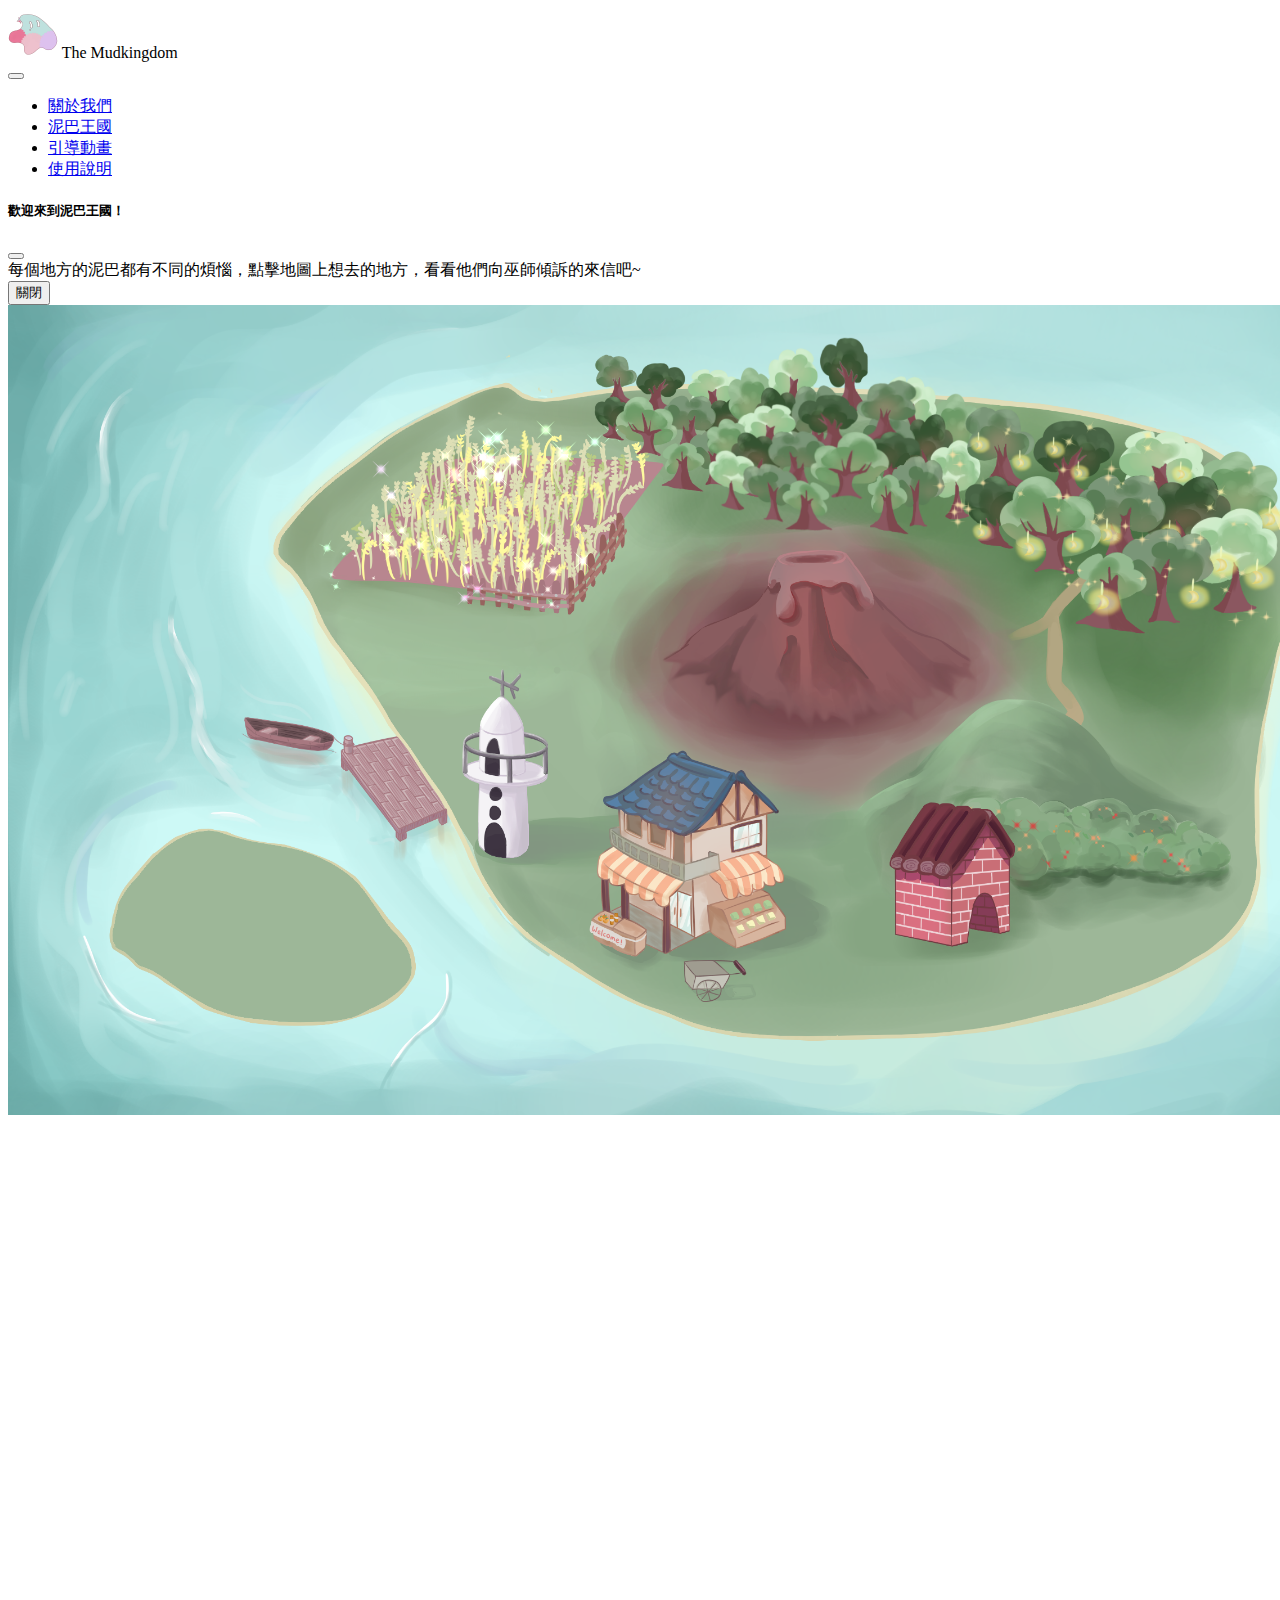
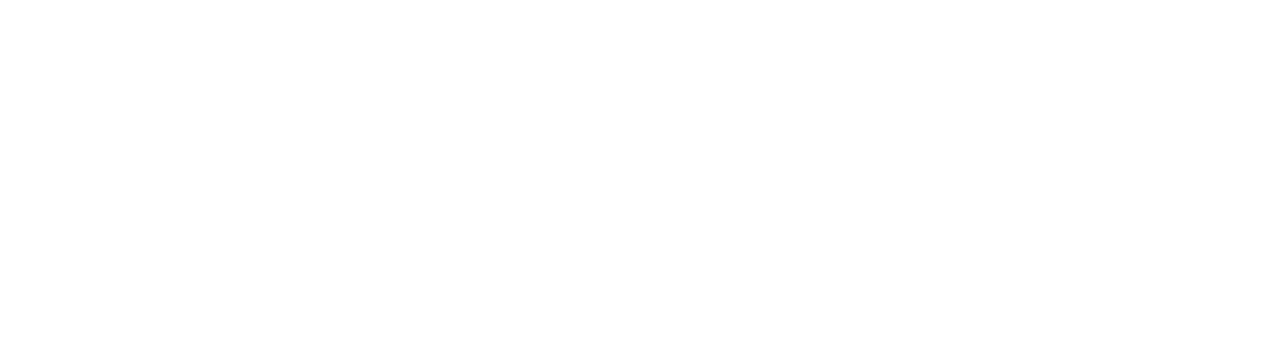
<file: index.html>
<!DOCTYPE html>
<html>

<head>
    <meta charset="utf-8">
    <meta name="viewport" content="width=device-width, initial-scale=1">
    <link href="https://cdn.jsdelivr.net/npm/bootstrap@5.1.3/dist/css/bootstrap.min.css" rel="stylesheet"
        integrity="sha384-1BmE4kWBq78iYhFldvKuhfTAU6auU8tT94WrHftjDbrCEXSU1oBoqyl2QvZ6jIW3" crossorigin="anonymous">
    <link rel="icon" href="/favicon.ico" type="image/x-icon" />
    <title>The MudKindom</title>
    <style>
        iframe {
            width: 100vmax;
            height: 90vh;
        }
    </style>
    <script src="https://cdn.jsdelivr.net/npm/bootstrap@5.1.1/dist/js/bootstrap.bundle.min.js"
        integrity="sha384-/bQdsTh/da6pkI1MST/rWKFNjaCP5gBSY4sEBT38Q/9RBh9AH40zEOg7Hlq2THRZ"
        crossorigin="anonymous"></script>
    <script src="https://ajax.googleapis.com/ajax/libs/jquery/1.11.2/jquery.min.js"></script>
    <script type="text/javascript" src="https://davidlynch.org/projects/maphilight/jquery.maphilight.min.js"></script>
    <style>
        .im {
            width: auto;
            height: 90vh;
            margin: 0px auto;
        }
    </style>
    <script type="text/javascript">$(function () {
            $('.im').maphilight({
                fillColor: 'c9fecf',
                strokeColor: 'e7f2ff'
            });
        });</script>


</head>

<body class="text-center" style="overflow:hidden">
    <header>
        <nav class="navbar navbar-expand-lg navbar-light bg-light">
            <div class="container-fluid">
                <a class="navbar-brand align-items-center">
                    <div class="d-flex align-items-center">
                        <img src="icon.png" alt="" width="50" height="50" class="d-inline-block align-text-top me-3"
                            herf="https://ian933024.github.io/">
                        <span herf="https://ian933024.github.io/">The Mudkingdom</span>
                    </div>
                </a>
                <button class="navbar-toggler collapsed" type="button" data-bs-toggle="collapse"
                    data-bs-target="#navbarTogglerDemo02" aria-controls="navbarTogglerDemo02" aria-expanded="true"
                    aria-label="Toggle navigation">
                    <span class="navbar-toggler-icon"></span>
                </button>
                <div class="collapse navbar-collapse" id="navbarTogglerDemo02">
                    <ul class="navbar-nav me-auto mb-2 mb-lg-0">
                        <li class="nav-item"><a href="#" class="nav-link px-2 ">關於我們</a></li>
                        <li class="nav-item" aria-current="true"><a href="#" class="nav-link active px-2 ">泥巴王國</a>
                        </li>
                        <li class="nav-item"><a href="#" class="nav-link px-2 ">引導動畫</a></li>
                        <li class="nav-item"><a href="#" class="nav-link px-2 " data-bs-toggle="modal"
                                data-bs-target="#info" id="infobutton">使用說明</a></li>
                    </ul>
                </div>
            </div>
        </nav>
    </header>
    <div class="modal fade" id="info" tabindex="-1" aria-labelledby="infoLabel" aria-hidden="true">
        <div class="modal-dialog">
            <div class="modal-content">
                <div class="modal-header">
                    <h5 class="modal-title" id="infoLabel">歡迎來到泥巴王國！</h5>
                    <button type="button" class="btn-close" data-bs-dismiss="modal" aria-label="Close"></button>
                </div>
                <div class="modal-body">
                    每個地方的泥巴都有不同的煩惱，點擊地圖上想去的地方，看看他們向巫師傾訴的來信吧~
                </div>
                <div class="modal-footer">
                    <button type="button" class="btn btn-secondary" data-bs-dismiss="modal">關閉</button>
                </div>
            </div>
        </div>
    </div>
    <main class="text-center">
        <!-- <iframe src="content.html" frameborder=1></iframe> -->
        <!-- <body > -->
        <img id="map" src="mudkindom.png" class="im" alt="image map" usemap="#mudkindom" onload="load()" />
        <div>
            <canvas id="mycanvas"></canvas>
        </div>

        <map name="mudkindom">
            <area title="第三區" href="https://ian933024.github.io/article/wheat.html" shape="poly" coords="" id="d3">
            <area title="磚屋" href="https://ian933024.github.io/article/brickhouse.html" shape="poly" coords=""
                id="dbrick">
            <area title="泥火山" href="https://www.youtube.com/" shape="poly" coords="" id="dvolcano">
            <area title="第四區" href="https://ian933024.github.io/article/store.html" shape="poly" coords="" id="d4">
            <area title="第五區" href="https://ian933024.github.io/article/forest.html" shape="poly" coords="" id="d5">
            <area title="未開發區" href="https://www.youtube.com/" shape="poly" coords="" id="dunde">
            <area title="碼頭" href="https://www.youtube.com/" shape="poly" coords="" id="dhar">
            <area title="異世界入口" href="https://www.youtube.com/" shape="poly" coords="" id="disle">






        </map>
        <script>
            function load() {
                document.getElementById("infobutton").click
                console.log(document.getElementById("map").width)
                console.log(document.getElementById("map").height)
                document.getElementById("mycanvas").width = document.getElementById("map").width
                document.getElementById("mycanvas").height = document.getElementById("map").height

                var brick = [
                    {
                        "x": 0.58544921875,
                        "y": 0.593287037037037
                    },
                    {
                        "x": 0.61640625,
                        "y": 0.550810185185185
                    },
                    {
                        "x": 0.63955078125,
                        "y": 0.535532407407407
                    },
                    {
                        "x": 0.65859375,
                        "y": 0.510300925925926
                    },
                    {
                        "x": 0.6880859375,
                        "y": 0.467881944444444
                    },
                    {
                        "x": 0.72724609375,
                        "y": 0.431365740740741
                    },
                    {
                        "x": 0.753743489583333,
                        "y": 0.477141203703704
                    },
                    {
                        "x": 0.81572265625,
                        "y": 0.5
                    },
                    {
                        "x": 0.86982421875,
                        "y": 0.521585648148148
                    },
                    {
                        "x": 0.86572265625,
                        "y": 0.583969907407407
                    },
                    {
                        "x": 0.86572265625,
                        "y": 0.716666666666667
                    },
                    {
                        "x": 0.85078125,
                        "y": 0.770428240740741
                    },
                    {
                        "x": 0.818326822916667,
                        "y": 0.813541666666667
                    },
                    {
                        "x": 0.74853515625,
                        "y": 0.863946759259259
                    },
                    {
                        "x": 0.68134765625,
                        "y": 0.893171296296296
                    },
                    {
                        "x": 0.627604166666667,
                        "y": 0.901099537037037
                    },
                    {
                        "x": 0.5876953125,
                        "y": 0.901099537037037
                    },
                    {
                        "x": 0.57236328125,
                        "y": 0.822800925925926
                    },
                    {
                        "x": 0.57236328125,
                        "y": 0.759143518518518
                    },
                    {
                        "x": 0.581705729166667,
                        "y": 0.652951388888889
                    },
                    {
                        "x": 0.58544921875,
                        "y": 0.624421296296296
                    }
                ]
                var volcano = [
                    {
                        "x": 0.433170572916667,
                        "y": 0.334953703703704
                    },
                    {
                        "x": 0.478450520833333,
                        "y": 0.301331018518519
                    },
                    {
                        "x": 0.562044270833333,
                        "y": 0.285416666666667
                    },
                    {
                        "x": 0.619759114583333,
                        "y": 0.289814814814815
                    },
                    {
                        "x": 0.66357421875,
                        "y": 0.318923611111111
                    },
                    {
                        "x": 0.702376302083333,
                        "y": 0.366782407407407
                    },
                    {
                        "x": 0.723763020833333,
                        "y": 0.426041666666667
                    },
                    {
                        "x": 0.677994791666667,
                        "y": 0.471180555555556
                    },
                    {
                        "x": 0.63818359375,
                        "y": 0.530439814814815
                    },
                    {
                        "x": 0.61181640625,
                        "y": 0.549016203703704
                    },
                    {
                        "x": 0.58046875,
                        "y": 0.589699074074074
                    },
                    {
                        "x": 0.552604166666667,
                        "y": 0.589699074074074
                    },
                    {
                        "x": 0.5,
                        "y": 0.556134259259259
                    },
                    {
                        "x": 0.43515625,
                        "y": 0.486226851851852
                    },
                    {
                        "x": 0.407291666666667,
                        "y": 0.411053240740741
                    }
                ]
                var third = [
                    {
                        "x": 0.183496094,
                        "y": 0.30462963
                    }, {
                        "x": 0.209440104,
                        "y": 0.238310185
                    }, {
                        "x": 0.252083333,
                        "y": 0.175289352
                    }, {
                        "x": 0.345572917,
                        "y": 0.097164352
                    }, {
                        "x": 0.36656901,
                        "y": 0.115219907
                    }, {
                        "x": 0.457421875,
                        "y": 0.099074074
                    }, {
                        "x": 0.46546224,
                        "y": 0.17494213
                    }, {
                        "x": 0.432877604,
                        "y": 0.330034722
                    }, {
                        "x": 0.39781901,
                        "y": 0.430902778
                    }, {
                        "x": 0.345572917,
                        "y": 0.496585648
                    }, {
                        "x": 0.288704427,
                        "y": 0.501909722
                    }, {
                        "x": 0.260742188,
                        "y": 0.514293981
                    }, {
                        "x": 0.216699219,
                        "y": 0.398206019
                    }, {
                        "x": 0.193945313,
                        "y": 0.325231481
                    }
                ]
                var fourth = [
                    {
                        "x": 0.404817708333333,
                        "y": 0.411053240740741
                    },
                    {
                        "x": 0.412760416666667,
                        "y": 0.444618055555555
                    },
                    {
                        "x": 0.44013671875,
                        "y": 0.506539351851852
                    },
                    {
                        "x": 0.504817708333333,
                        "y": 0.566724537037037
                    },
                    {
                        "x": 0.54150390625,
                        "y": 0.593287037037037
                    },
                    {
                        "x": 0.583463541666667,
                        "y": 0.593287037037037
                    },
                    {
                        "x": 0.58095703125,
                        "y": 0.640162037037037
                    },
                    {
                        "x": 0.56953125,
                        "y": 0.769328703703704
                    },
                    {
                        "x": 0.568522135416667,
                        "y": 0.811747685185185
                    },
                    {
                        "x": 0.573990885416667,
                        "y": 0.850694444444444
                    },
                    {
                        "x": 0.583463541666667,
                        "y": 0.901099537037037
                    },
                    {
                        "x": 0.53916015625,
                        "y": 0.901099537037037
                    },
                    {
                        "x": 0.5,
                        "y": 0.901099537037037
                    },
                    {
                        "x": 0.443619791666667,
                        "y": 0.866608796296296
                    },
                    {
                        "x": 0.394368489583333,
                        "y": 0.816203703703704
                    },
                    {
                        "x": 0.363997395833333,
                        "y": 0.782581018518518
                    },
                    {
                        "x": 0.348567708333333,
                        "y": 0.760474537037037
                    },
                    {
                        "x": 0.38888,
                        "y": 0.6
                    },
                    {
                        "x": 0.384407552083333,
                        "y": 0.582638888888889
                    },
                    {
                        "x": 0.396842447916667,
                        "y": 0.488888888888889
                    }
                ]
                var fifth = [
                    {
                        "x": 0.663802083333333,
                        "y": 0.120196759259259
                    },
                    {
                        "x": 0.751139322916667,
                        "y": 0.135474537037037
                    },
                    {
                        "x": 0.822786458333333,
                        "y": 0.167997685185185
                    },
                    {
                        "x": 0.864615885416667,
                        "y": 0.217071759259259
                    },
                    {
                        "x": 0.889225260416667,
                        "y": 0.300694444444444
                    },
                    {
                        "x": 0.889225260416667,
                        "y": 0.368981481481481
                    },
                    {
                        "x": 0.86982421875,
                        "y": 0.517650462962963
                    },
                    {
                        "x": 0.75263671875,
                        "y": 0.469849537037037
                    },
                    {
                        "x": 0.7294921875,
                        "y": 0.424074074074074
                    },
                    {
                        "x": 0.699641927083333,
                        "y": 0.351736111111111
                    },
                    {
                        "x": 0.6671875,
                        "y": 0.315914351851852
                    },
                    {
                        "x": 0.655598958333333,
                        "y": 0.274131944444444
                    },
                    {
                        "x": 0.655598958333333,
                        "y": 0.16400462962963
                    }
                ]
                var undeveloped = [
                    {
                        "x": 0.462044270833333,
                        "y": 0.102256944444444
                    },
                    {
                        "x": 0.557584635416667,
                        "y": 0.102256944444444
                    },
                    {
                        "x": 0.6595703125,
                        "y": 0.116435185185185
                    },
                    {
                        "x": 0.652115885416667,
                        "y": 0.163310185185185
                    },
                    {
                        "x": 0.649641927083333,
                        "y": 0.260648148148148
                    },
                    {
                        "x": 0.6595703125,
                        "y": 0.306655092592593
                    },
                    {
                        "x": 0.61181640625,
                        "y": 0.280092592592593
                    },
                    {
                        "x": 0.557063802083333,
                        "y": 0.279224537037037
                    },
                    {
                        "x": 0.474479166666667,
                        "y": 0.295138888888889
                    },
                    {
                        "x": 0.43564453125,
                        "y": 0.324305555555555
                    },
                    {
                        "x": 0.46552734375,
                        "y": 0.217303240740741
                    },
                    {
                        "x": 0.469010416666667,
                        "y": 0.169502314814815
                    }
                ]
                var harbor = [
                    {
                        "x": 0.264973958333333,
                        "y": 0.517650462962963
                    },
                    {
                        "x": 0.29482421875,
                        "y": 0.503935185185185
                    },
                    {
                        "x": 0.345084635416667,
                        "y": 0.5
                    },
                    {
                        "x": 0.37197265625,
                        "y": 0.480902777777778
                    },
                    {
                        "x": 0.400813802083333,
                        "y": 0.425173611111111
                    },
                    {
                        "x": 0.384407552083333,
                        "y": 0.562326388888889
                    },
                    {
                        "x": 0.361002604166667,
                        "y": 0.703819444444444
                    },
                    {
                        "x": 0.348567708333333,
                        "y": 0.755150462962963
                    },
                    {
                        "x": 0.3052734375,
                        "y": 0.621585648148148
                    }
                ]
                var isle = [
                    {
                        "x": 0.0708984375,
                        "y": 0.78431712962963
                    },
                    {
                        "x": 0.077376302083333,
                        "y": 0.733912037037037
                    },
                    {
                        "x": 0.11220703125,
                        "y": 0.665798611111111
                    },
                    {
                        "x": 0.13759765625,
                        "y": 0.648090277777778
                    },
                    {
                        "x": 0.16845703125,
                        "y": 0.660474537037037
                    },
                    {
                        "x": 0.230631510416667,
                        "y": 0.692361111111111
                    },
                    {
                        "x": 0.2734375,
                        "y": 0.780787037037037
                    },
                    {
                        "x": 0.279915364583333,
                        "y": 0.825925925925926
                    },
                    {
                        "x": 0.259505208333333,
                        "y": 0.863946759259259
                    },
                    {
                        "x": 0.227669270833333,
                        "y": 0.886053240740741
                    },
                    {
                        "x": 0.161490885416667,
                        "y": 0.886111111111111
                    },
                    {
                        "x": 0.1126953125,
                        "y": 0.836516203703704
                    }
                ]


                var d3 = ""
                var dbrick = ""
                var dvolcano = ""
                var d4 = ""
                var d5 = ""
                var dunde = ""
                var dhar = ""
                var disle = ""
                for (let index = 0; index < third.length; index++) {
                    if (index == third.length - 1) {
                        d3 += third[index]["x"] * document.getElementById("map").width + "," + third[index]["y"] * document.getElementById("map").height
                    } else {
                        d3 += third[index]["x"] * document.getElementById("map").width + "," + third[index]["y"] * document.getElementById("map").height + ","
                    }
                }
                for (let index = 0; index < brick.length; index++) {
                    if (index == brick.length - 1) {
                        dbrick += brick[index]["x"] * document.getElementById("map").width + "," + brick[index]["y"] * document.getElementById("map").height
                    } else {
                        dbrick += brick[index]["x"] * document.getElementById("map").width + "," + brick[index]["y"] * document.getElementById("map").height + ","
                    }
                }
                for (let index = 0; index < volcano.length; index++) {
                    if (index == volcano.length - 1) {
                        dvolcano += volcano[index]["x"] * document.getElementById("map").width + "," + volcano[index]["y"] * document.getElementById("map").height
                    } else {
                        dvolcano += volcano[index]["x"] * document.getElementById("map").width + "," + volcano[index]["y"] * document.getElementById("map").height + ","
                    }
                }
                for (let index = 0; index < fourth.length; index++) {
                    if (index == fourth.length - 1) {
                        d4 += fourth[index]["x"] * document.getElementById("map").width + "," + fourth[index]["y"] * document.getElementById("map").height
                    } else {
                        d4 += fourth[index]["x"] * document.getElementById("map").width + "," + fourth[index]["y"] * document.getElementById("map").height + ","
                    }
                }
                for (let index = 0; index < fifth.length; index++) {
                    if (index == fifth.length - 1) {
                        d5 += fifth[index]["x"] * document.getElementById("map").width + "," + fifth[index]["y"] * document.getElementById("map").height
                    } else {
                        d5 += fifth[index]["x"] * document.getElementById("map").width + "," + fifth[index]["y"] * document.getElementById("map").height + ","
                    }
                }
                for (let index = 0; index < undeveloped.length; index++) {
                    if (index == undeveloped.length - 1) {
                        dunde += undeveloped[index]["x"] * document.getElementById("map").width + "," + undeveloped[index]["y"] * document.getElementById("map").height
                    } else {
                        dunde += undeveloped[index]["x"] * document.getElementById("map").width + "," + undeveloped[index]["y"] * document.getElementById("map").height + ","
                    }
                }
                for (let index = 0; index < harbor.length; index++) {
                    if (index == harbor.length - 1) {
                        dhar += harbor[index]["x"] * document.getElementById("map").width + "," + harbor[index]["y"] * document.getElementById("map").height
                    } else {
                        dhar += harbor[index]["x"] * document.getElementById("map").width + "," + harbor[index]["y"] * document.getElementById("map").height + ","
                    }
                }
                for (let index = 0; index < isle.length; index++) {
                    if (index == isle.length - 1) {
                        disle += isle[index]["x"] * document.getElementById("map").width + "," + isle[index]["y"] * document.getElementById("map").height
                    } else {
                        disle += isle[index]["x"] * document.getElementById("map").width + "," + isle[index]["y"] * document.getElementById("map").height + ","
                    }
                }






                console.log(d3)
                document.getElementById("d3").coords = d3
                document.getElementById("dbrick").coords = dbrick
                // document.getElementById("dvolcano").coords = dvolcano
                document.getElementById("d4").coords = d4
                document.getElementById("d5").coords = d5
                // document.getElementById("dunde").coords = dunde
                // document.getElementById("dhar").coords = dhar
                // document.getElementById("disle").coords = disle






            }
            setTimeout(load(), 500);

        </script>



    </main>
</body>

</html>
</file>
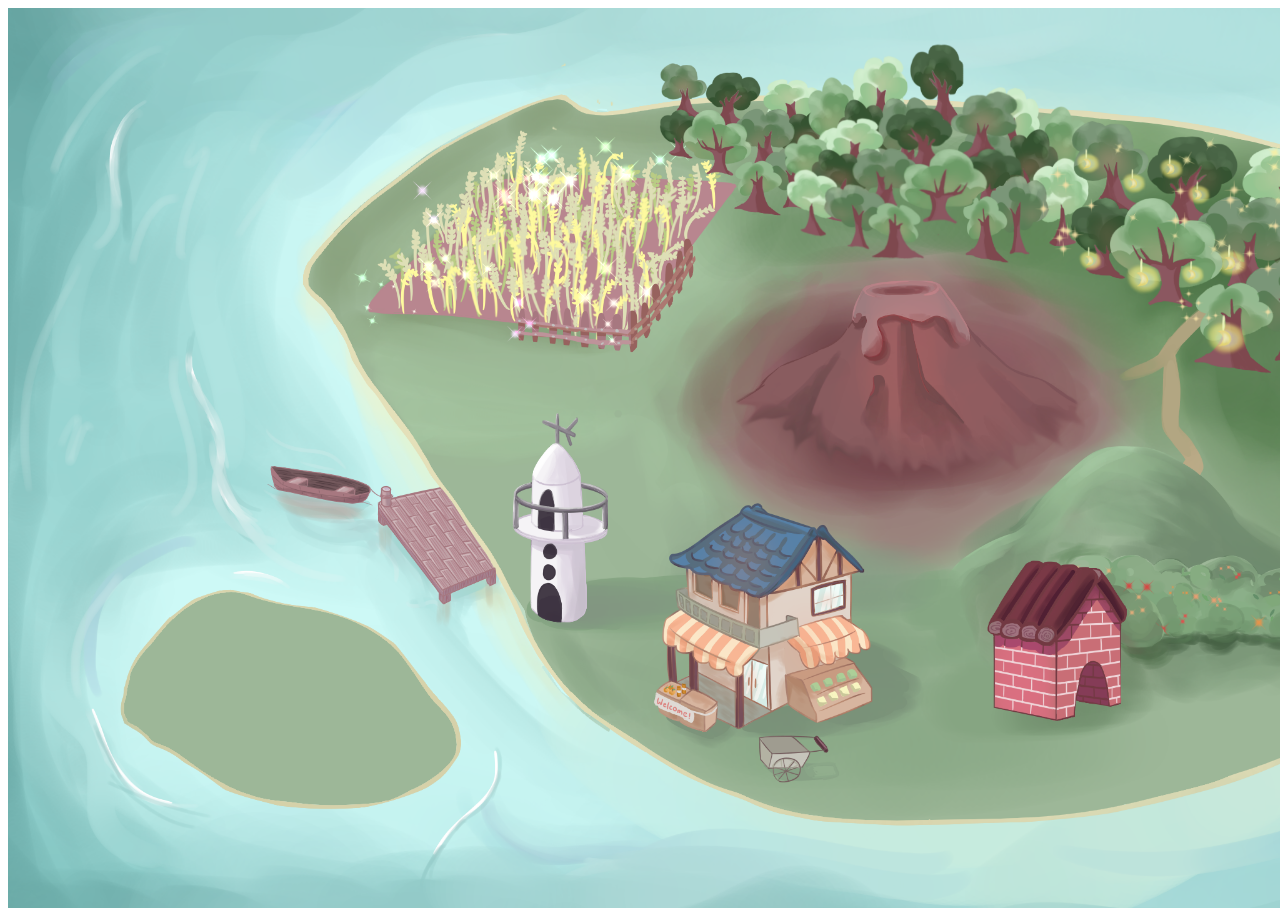
<file: content.html>
<!DOCTYPE html>
<html>

<head>
    <!-- <link rel="stylesheet" type="text/css" href="/content.css"> -->
    <meta charset="utf-8">
    <meta name="viewport" content="width=device-width, initial-scale=1">
    <link href="https://cdn.jsdelivr.net/npm/bootstrap@5.1.3/dist/css/bootstrap.min.css" rel="stylesheet"
        integrity="sha384-1BmE4kWBq78iYhFldvKuhfTAU6auU8tT94WrHftjDbrCEXSU1oBoqyl2QvZ6jIW3" crossorigin="anonymous">
    <link rel="icon" href="/favicon.ico" type="image/x-icon" style="max-width: 100%; height: auto;" />
    <script src="https://ajax.googleapis.com/ajax/libs/jquery/1.11.2/jquery.min.js"></script>
    <script type="text/javascript" src="https://davidlynch.org/projects/maphilight/jquery.maphilight.min.js"></script>
    <style>
        .im {
            width: auto;
            height: 100vh;
        }
    </style>
    <script type="text/javascript">$(function () {
            $('.map').maphilight({ fade: false });
        });</script>
</head>

<body class="text-center">
    <!-- <body > -->
    <img id="map" src="mudkindom.png" class="im" alt="image map" usemap="#mudkindom" />

    <map name="mudkindom">
        <area href="https://facebook.com" shape="poly" coords="" id="d3">
        <area href="https://ian933024.github.io/article/brickhouse.html" shape="poly" coords="" id="dbrick">
        <area href="https://www.youtube.com/" shape="poly" coords="" id="dvolcano">
        <area href="https://www.youtube.com/" shape="poly" coords="" id="d4">
        <area href="https://www.youtube.com/" shape="poly" coords="" id="d5">
        <area href="https://www.youtube.com/" shape="poly" coords="" id="dunde">
        <area href="https://www.youtube.com/" shape="poly" coords="" id="dhar">
        <area href="https://www.youtube.com/" shape="poly" coords="" id="disle">






    </map>
    <script>
        console.log(document.getElementById("map").width)
        console.log(document.getElementById("map").height)
        var brick = [
            {
                "x": 0.58544921875,
                "y": 0.593287037037037
            },
            {
                "x": 0.61640625,
                "y": 0.550810185185185
            },
            {
                "x": 0.63955078125,
                "y": 0.535532407407407
            },
            {
                "x": 0.65859375,
                "y": 0.510300925925926
            },
            {
                "x": 0.6880859375,
                "y": 0.467881944444444
            },
            {
                "x": 0.72724609375,
                "y": 0.431365740740741
            },
            {
                "x": 0.753743489583333,
                "y": 0.477141203703704
            },
            {
                "x": 0.81572265625,
                "y": 0.5
            },
            {
                "x": 0.86982421875,
                "y": 0.521585648148148
            },
            {
                "x": 0.86572265625,
                "y": 0.583969907407407
            },
            {
                "x": 0.86572265625,
                "y": 0.716666666666667
            },
            {
                "x": 0.85078125,
                "y": 0.770428240740741
            },
            {
                "x": 0.818326822916667,
                "y": 0.813541666666667
            },
            {
                "x": 0.74853515625,
                "y": 0.863946759259259
            },
            {
                "x": 0.68134765625,
                "y": 0.893171296296296
            },
            {
                "x": 0.627604166666667,
                "y": 0.901099537037037
            },
            {
                "x": 0.5876953125,
                "y": 0.901099537037037
            },
            {
                "x": 0.57236328125,
                "y": 0.822800925925926
            },
            {
                "x": 0.57236328125,
                "y": 0.759143518518518
            },
            {
                "x": 0.581705729166667,
                "y": 0.652951388888889
            },
            {
                "x": 0.58544921875,
                "y": 0.624421296296296
            }
        ]
        var volcano = [
            {
                "x": 0.433170572916667,
                "y": 0.334953703703704
            },
            {
                "x": 0.478450520833333,
                "y": 0.301331018518519
            },
            {
                "x": 0.562044270833333,
                "y": 0.285416666666667
            },
            {
                "x": 0.619759114583333,
                "y": 0.289814814814815
            },
            {
                "x": 0.66357421875,
                "y": 0.318923611111111
            },
            {
                "x": 0.702376302083333,
                "y": 0.366782407407407
            },
            {
                "x": 0.723763020833333,
                "y": 0.426041666666667
            },
            {
                "x": 0.677994791666667,
                "y": 0.471180555555556
            },
            {
                "x": 0.63818359375,
                "y": 0.530439814814815
            },
            {
                "x": 0.61181640625,
                "y": 0.549016203703704
            },
            {
                "x": 0.58046875,
                "y": 0.589699074074074
            },
            {
                "x": 0.552604166666667,
                "y": 0.589699074074074
            },
            {
                "x": 0.5,
                "y": 0.556134259259259
            },
            {
                "x": 0.43515625,
                "y": 0.486226851851852
            },
            {
                "x": 0.407291666666667,
                "y": 0.411053240740741
            }
        ]
        var third = [
            {
                "x": 0.183496094,
                "y": 0.30462963
            }, {
                "x": 0.209440104,
                "y": 0.238310185
            }, {
                "x": 0.252083333,
                "y": 0.175289352
            }, {
                "x": 0.345572917,
                "y": 0.097164352
            }, {
                "x": 0.36656901,
                "y": 0.115219907
            }, {
                "x": 0.457421875,
                "y": 0.099074074
            }, {
                "x": 0.46546224,
                "y": 0.17494213
            }, {
                "x": 0.432877604,
                "y": 0.330034722
            }, {
                "x": 0.39781901,
                "y": 0.430902778
            }, {
                "x": 0.345572917,
                "y": 0.496585648
            }, {
                "x": 0.288704427,
                "y": 0.501909722
            }, {
                "x": 0.260742188,
                "y": 0.514293981
            }, {
                "x": 0.216699219,
                "y": 0.398206019
            }, {
                "x": 0.193945313,
                "y": 0.325231481
            }
        ]
        var fourth = [
            {
                "x": 0.404817708333333,
                "y": 0.411053240740741
            },
            {
                "x": 0.412760416666667,
                "y": 0.444618055555555
            },
            {
                "x": 0.44013671875,
                "y": 0.506539351851852
            },
            {
                "x": 0.504817708333333,
                "y": 0.566724537037037
            },
            {
                "x": 0.54150390625,
                "y": 0.593287037037037
            },
            {
                "x": 0.583463541666667,
                "y": 0.593287037037037
            },
            {
                "x": 0.58095703125,
                "y": 0.640162037037037
            },
            {
                "x": 0.56953125,
                "y": 0.769328703703704
            },
            {
                "x": 0.568522135416667,
                "y": 0.811747685185185
            },
            {
                "x": 0.573990885416667,
                "y": 0.850694444444444
            },
            {
                "x": 0.583463541666667,
                "y": 0.901099537037037
            },
            {
                "x": 0.53916015625,
                "y": 0.901099537037037
            },
            {
                "x": 0.5,
                "y": 0.901099537037037
            },
            {
                "x": 0.443619791666667,
                "y": 0.866608796296296
            },
            {
                "x": 0.394368489583333,
                "y": 0.816203703703704
            },
            {
                "x": 0.363997395833333,
                "y": 0.782581018518518
            },
            {
                "x": 0.348567708333333,
                "y": 0.760474537037037
            },
            {
                "x": 0.399055989583333,
                "y": 0.698553240740741
            },
            {
                "x": 0.384407552083333,
                "y": 0.582638888888889
            },
            {
                "x": 0.396842447916667,
                "y": 0.488888888888889
            }
        ]
        var fifth = [
            {
                "x": 0.663802083333333,
                "y": 0.120196759259259
            },
            {
                "x": 0.751139322916667,
                "y": 0.135474537037037
            },
            {
                "x": 0.822786458333333,
                "y": 0.167997685185185
            },
            {
                "x": 0.864615885416667,
                "y": 0.217071759259259
            },
            {
                "x": 0.889225260416667,
                "y": 0.300694444444444
            },
            {
                "x": 0.889225260416667,
                "y": 0.368981481481481
            },
            {
                "x": 0.86982421875,
                "y": 0.517650462962963
            },
            {
                "x": 0.75263671875,
                "y": 0.469849537037037
            },
            {
                "x": 0.7294921875,
                "y": 0.424074074074074
            },
            {
                "x": 0.699641927083333,
                "y": 0.351736111111111
            },
            {
                "x": 0.6671875,
                "y": 0.315914351851852
            },
            {
                "x": 0.655598958333333,
                "y": 0.274131944444444
            },
            {
                "x": 0.655598958333333,
                "y": 0.16400462962963
            }
        ]
        var undeveloped = [
            {
                "x": 0.462044270833333,
                "y": 0.102256944444444
            },
            {
                "x": 0.557584635416667,
                "y": 0.102256944444444
            },
            {
                "x": 0.6595703125,
                "y": 0.116435185185185
            },
            {
                "x": 0.652115885416667,
                "y": 0.163310185185185
            },
            {
                "x": 0.649641927083333,
                "y": 0.260648148148148
            },
            {
                "x": 0.6595703125,
                "y": 0.306655092592593
            },
            {
                "x": 0.61181640625,
                "y": 0.280092592592593
            },
            {
                "x": 0.557063802083333,
                "y": 0.279224537037037
            },
            {
                "x": 0.474479166666667,
                "y": 0.295138888888889
            },
            {
                "x": 0.43564453125,
                "y": 0.324305555555555
            },
            {
                "x": 0.46552734375,
                "y": 0.217303240740741
            },
            {
                "x": 0.469010416666667,
                "y": 0.169502314814815
            }
        ]
        var harbor = [
            {
                "x": 0.264973958333333,
                "y": 0.517650462962963
            },
            {
                "x": 0.29482421875,
                "y": 0.503935185185185
            },
            {
                "x": 0.345084635416667,
                "y": 0.5
            },
            {
                "x": 0.37197265625,
                "y": 0.480902777777778
            },
            {
                "x": 0.400813802083333,
                "y": 0.425173611111111
            },
            {
                "x": 0.384407552083333,
                "y": 0.562326388888889
            },
            {
                "x": 0.361002604166667,
                "y": 0.703819444444444
            },
            {
                "x": 0.348567708333333,
                "y": 0.755150462962963
            },
            {
                "x": 0.3052734375,
                "y": 0.621585648148148
            }
        ]
        var isle = [
            {
                "x": 0.0708984375,
                "y": 0.78431712962963
            },
            {
                "x": 0.077376302083333,
                "y": 0.733912037037037
            },
            {
                "x": 0.11220703125,
                "y": 0.665798611111111
            },
            {
                "x": 0.13759765625,
                "y": 0.648090277777778
            },
            {
                "x": 0.16845703125,
                "y": 0.660474537037037
            },
            {
                "x": 0.230631510416667,
                "y": 0.692361111111111
            },
            {
                "x": 0.2734375,
                "y": 0.780787037037037
            },
            {
                "x": 0.279915364583333,
                "y": 0.825925925925926
            },
            {
                "x": 0.259505208333333,
                "y": 0.863946759259259
            },
            {
                "x": 0.227669270833333,
                "y": 0.886053240740741
            },
            {
                "x": 0.161490885416667,
                "y": 0.886111111111111
            },
            {
                "x": 0.1126953125,
                "y": 0.836516203703704
            }
        ]


        var d3 = ""
        var dbrick = ""
        var dvolcano = ""
        var d4 = ""
        var d5 = ""
        var dunde = ""
        var dhar = ""
        var disle = ""
        for (let index = 0; index < third.length; index++) {
            if (index == third.length - 1) {
                d3 += third[index]["x"] * document.getElementById("map").width + "," + third[index]["y"] * document.getElementById("map").height
            } else {
                d3 += third[index]["x"] * document.getElementById("map").width + "," + third[index]["y"] * document.getElementById("map").height + ","
            }
        }
        for (let index = 0; index < brick.length; index++) {
            if (index == brick.length - 1) {
                dbrick += brick[index]["x"] * document.getElementById("map").width + "," + brick[index]["y"] * document.getElementById("map").height
            } else {
                dbrick += brick[index]["x"] * document.getElementById("map").width + "," + brick[index]["y"] * document.getElementById("map").height + ","
            }
        }
        for (let index = 0; index < volcano.length; index++) {
            if (index == volcano.length - 1) {
                dvolcano += volcano[index]["x"] * document.getElementById("map").width + "," + volcano[index]["y"] * document.getElementById("map").height
            } else {
                dvolcano += volcano[index]["x"] * document.getElementById("map").width + "," + volcano[index]["y"] * document.getElementById("map").height + ","
            }
        }
        for (let index = 0; index < fourth.length; index++) {
            if (index == fourth.length - 1) {
                d4 += fourth[index]["x"] * document.getElementById("map").width + "," + fourth[index]["y"] * document.getElementById("map").height
            } else {
                d4 += fourth[index]["x"] * document.getElementById("map").width + "," + fourth[index]["y"] * document.getElementById("map").height + ","
            }
        }
        for (let index = 0; index < fifth.length; index++) {
            if (index == fifth.length - 1) {
                d5 += fifth[index]["x"] * document.getElementById("map").width + "," + fifth[index]["y"] * document.getElementById("map").height
            } else {
                d5 += fifth[index]["x"] * document.getElementById("map").width + "," + fifth[index]["y"] * document.getElementById("map").height + ","
            }
        }
        for (let index = 0; index < undeveloped.length; index++) {
            if (index == undeveloped.length - 1) {
                dunde += undeveloped[index]["x"] * document.getElementById("map").width + "," + undeveloped[index]["y"] * document.getElementById("map").height
            } else {
                dunde += undeveloped[index]["x"] * document.getElementById("map").width + "," + undeveloped[index]["y"] * document.getElementById("map").height + ","
            }
        }
        for (let index = 0; index < harbor.length; index++) {
            if (index == harbor.length - 1) {
                dhar += harbor[index]["x"] * document.getElementById("map").width + "," + harbor[index]["y"] * document.getElementById("map").height
            } else {
                dhar += harbor[index]["x"] * document.getElementById("map").width + "," + harbor[index]["y"] * document.getElementById("map").height + ","
            }
        }
        for (let index = 0; index < isle.length; index++) {
            if (index == isle.length - 1) {
                disle += isle[index]["x"] * document.getElementById("map").width + "," + isle[index]["y"] * document.getElementById("map").height
            } else {
                disle += isle[index]["x"] * document.getElementById("map").width + "," + isle[index]["y"] * document.getElementById("map").height + ","
            }
        }






        console.log(d3)
        document.getElementById("d3").coords = d3
        document.getElementById("dbrick").coords = dbrick
        document.getElementById("dvolcano").coords = dvolcano
        document.getElementById("d4").coords = d4
        document.getElementById("d5").coords = d5
        document.getElementById("dunde").coords = dunde
        document.getElementById("dhar").coords = dhar
        document.getElementById("disle").coords = disle








    </script>


</body>

</html>
</file>
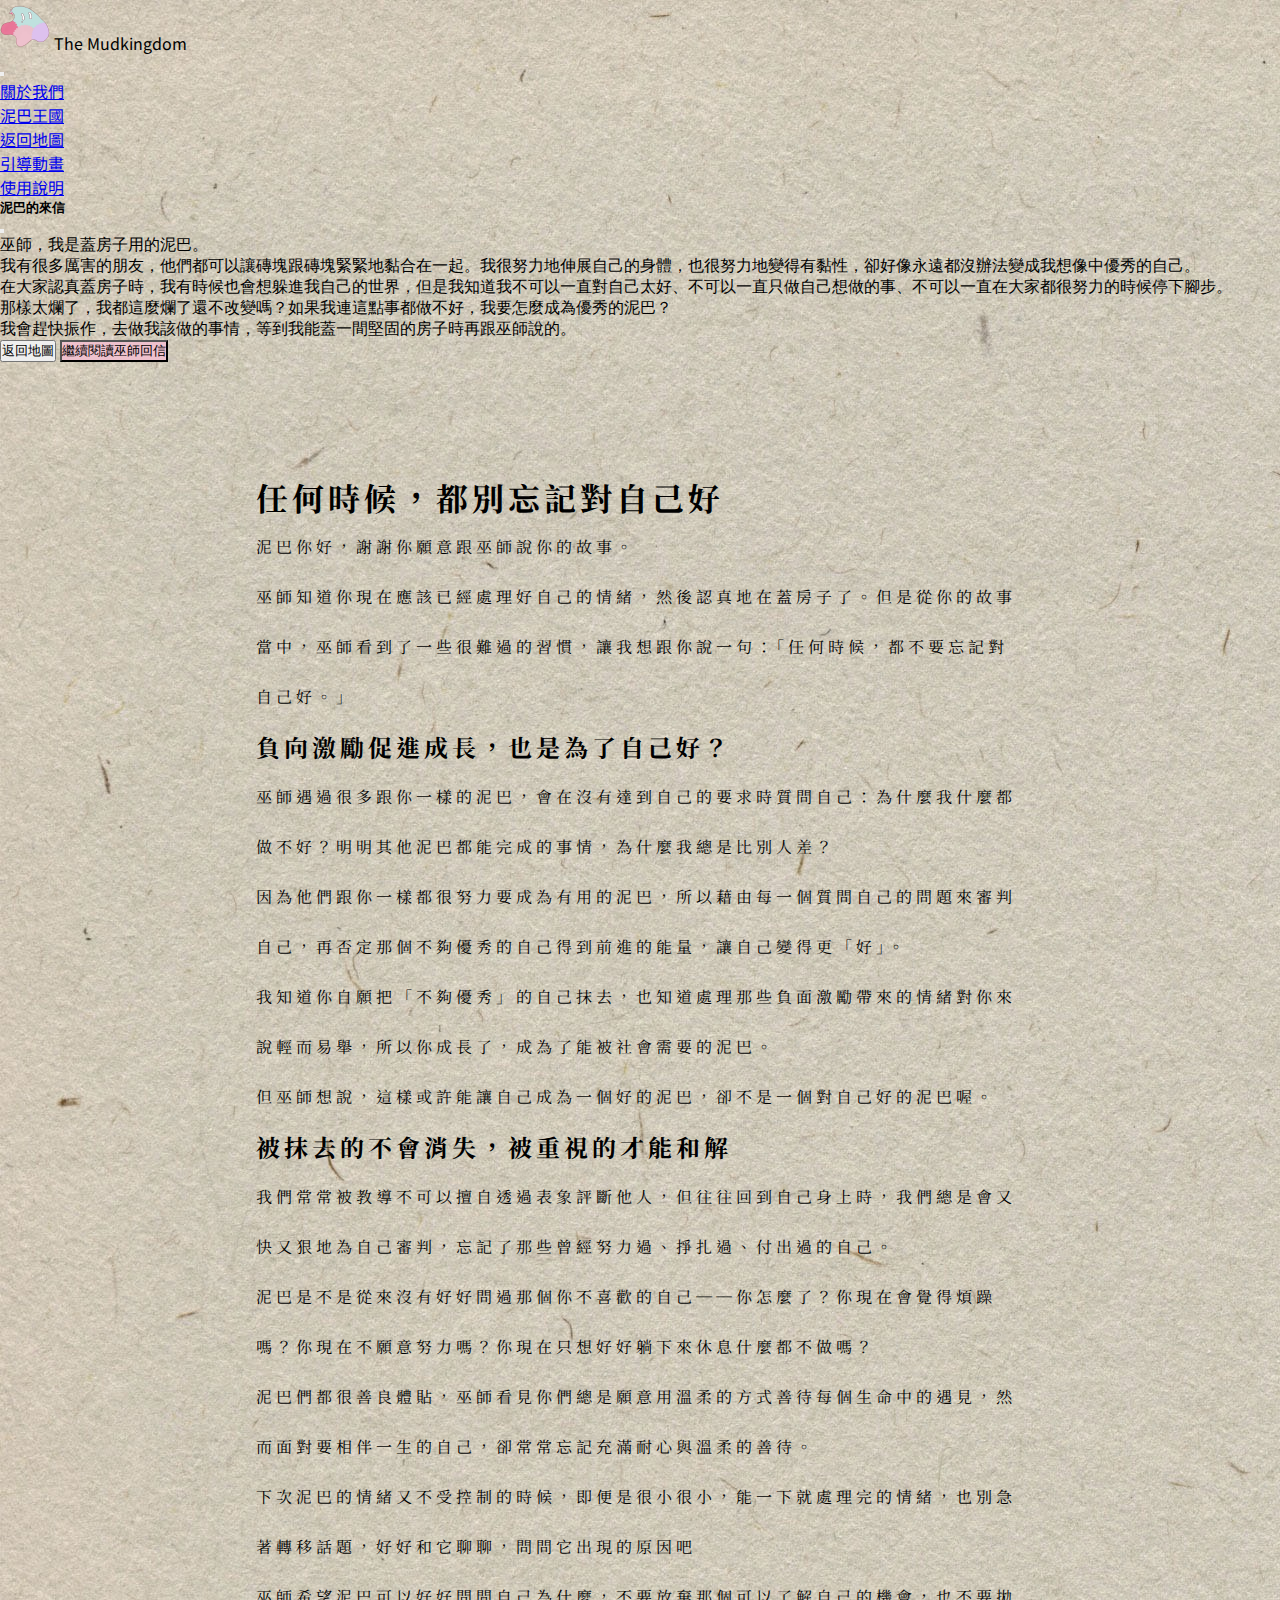
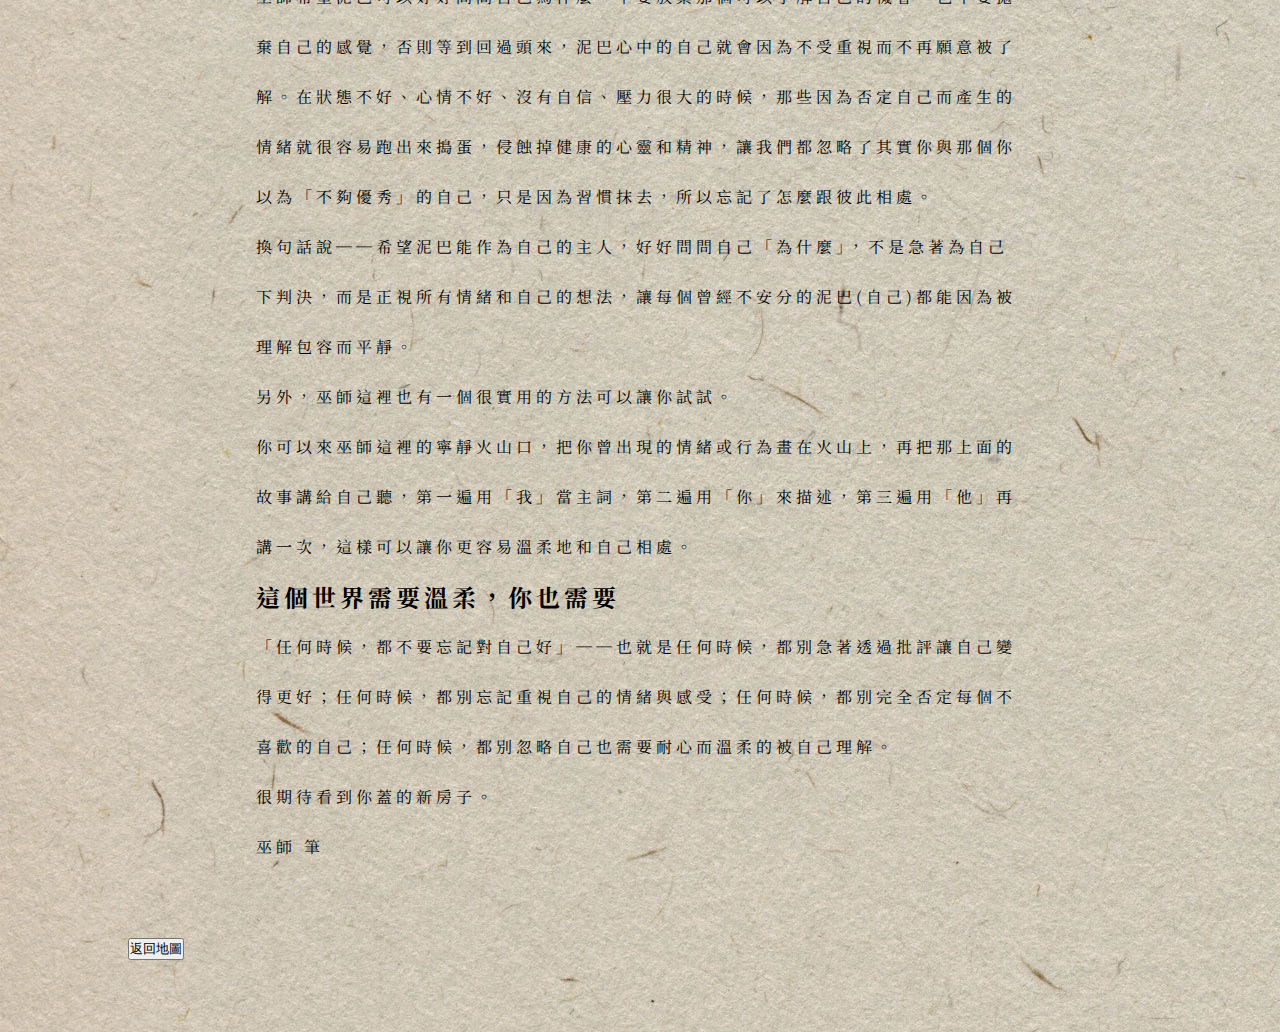
<file: article/brickhouse.html>
<!DOCTYPE html>
<html>

<head>
    <meta charset="utf-8">
    <meta name="viewport" content="width=device-width, initial-scale=1">
    <link href="https://cdn.jsdelivr.net/npm/bootstrap@5.1.3/dist/css/bootstrap.min.css" rel="stylesheet"
        integrity="sha384-1BmE4kWBq78iYhFldvKuhfTAU6auU8tT94WrHftjDbrCEXSU1oBoqyl2QvZ6jIW3" crossorigin="anonymous">
    <script src="https://ajax.googleapis.com/ajax/libs/jquery/1.11.2/jquery.min.js"></script>
    <script src="https://cdn.jsdelivr.net/npm/bootstrap@5.1.1/dist/js/bootstrap.bundle.min.js"
        integrity="sha384-/bQdsTh/da6pkI1MST/rWKFNjaCP5gBSY4sEBT38Q/9RBh9AH40zEOg7Hlq2THRZ"
        crossorigin="anonymous"></script>
    <style>
        @import url("https://fonts.googleapis.com/css?family=Noto+Sans+TC&display=swap");
        @import url('https://fonts.googleapis.com/css2?family=Noto+Serif+TC:wght@600&display=swap');

        * {
            padding: 0px;
            margin: 0px;
        }

        body {
            background-image: url('letter.jpg');
        }

        header {
            font-family: 'Noto Sans TC', sans-serif !important;
        }

        main {
            font-family: 'Noto Serif TC', serif;
            /* margin: 0px auto; */

        }

        #inside {
            width: 80vw;
            margin: 60px auto;
            /* background-image: url('letter.jpg'); */
            line-height: 50px;

            /* margin: 0px auto; */
        }

        #count-height {
            margin: 0px 10vw;
            letter-spacing: 4px;
        }

        @media (max-width: 415px) {
            #inside {
                width: 100vw;
                margin: 0px auto;
                /* background-image: url('letter.jpg'); */
                line-height: 50px;
            }

            #count-height {
                margin: 0px 10vw;
                letter-spacing: 4px;
            }


        }
    </style>

</head>

<body>

    <header>
        <nav class="navbar navbar-expand-lg navbar-light bg-light">
            <div class="container-fluid">
                <a class="navbar-brand align-items-center">
                    <div class="d-flex align-items-center">
                        <img src="/icon.png" alt="" width="50" height="50" class="d-inline-block align-text-top me-3"
                            herf="https://ian933024.github.io/">
                        <span herf="https://ian933024.github.io/">The Mudkingdom</span>
                    </div>
                </a>
                <button class="navbar-toggler collapsed" type="button" data-bs-toggle="collapse"
                    data-bs-target="#navbarTogglerDemo02" aria-controls="navbarTogglerDemo02" aria-expanded="true"
                    aria-label="Toggle navigation">
                    <span class="navbar-toggler-icon"></span>
                </button>
                <div class="collapse navbar-collapse" id="navbarTogglerDemo02">
                    <ul class="navbar-nav me-auto mb-2 mb-lg-0">
                        <li class="nav-item"><a href="#" class="nav-link px-2 ">關於我們</a></li>
                        <li class="nav-item" aria-current="true"><a href="#" class="nav-link active px-2 ">泥巴王國</a>
                        </li>
                        <li class="nav-item"><a href="https://ian933024.github.io/" class="nav-link px-2 ">返回地圖</a></li>
                        <li class="nav-item"><a href="#" class="nav-link px-2 ">引導動畫</a></li>
                        <li class="nav-item"><a href="#" class="nav-link px-2 ">使用說明</a></li>
                    </ul>
                </div>
            </div>
        </nav>
    </header>


    <!-- Modal -->
    <div class="modal fade" id="exampleModal" tabindex="-1" aria-labelledby="exampleModalLabel" aria-hidden="true">
        <div class="modal-dialog modal-lg">
            <div class="modal-content">
                <div class="modal-header">
                    <h5 class="modal-title" id="exampleModalLabel">泥巴的來信</h5>
                    <button type="button" class="btn-close" data-bs-dismiss="modal" aria-label="Close"></button>
                </div>
                <div class="modal-body">
                    <div class="row mb-3">
                        <span class="in">巫師，我是蓋房子用的泥巴。</span>
                    </div>
                    <div class="row mb-1">
                        <span
                            class="in">我有很多厲害的朋友，他們都可以讓磚塊跟磚塊緊緊地黏合在一起。我很努力地伸展自己的身體，也很努力地變得有黏性，卻好像永遠都沒辦法變成我想像中優秀的自己。</span>
                    </div>
                    <div class="row mb-1">
                        <span
                            class="in">在大家認真蓋房子時，我有時候也會想躲進我自己的世界，但是我知道我不可以一直對自己太好、不可以一直只做自己想做的事、不可以一直在大家都很努力的時候停下腳步。</span>
                    </div>

                    <div class="row mb-1">
                        <span class="in">那樣太爛了，我都這麼爛了還不改變嗎？如果我連這點事都做不好，我要怎麼成為優秀的泥巴？</span>
                    </div>
                    <div class="row mb-1">
                        <span class="in">我會趕快振作，去做我該做的事情，等到我能蓋一間堅固的房子時再跟巫師說的。</span>
                    </div>

                </div>
                <div class="modal-footer">
                    <button type="button" class="btn btn-secondary" data-bs-dismiss="modal"
                        onclick="self.location.href='https://ian933024.github.io/'">返回地圖</button>
                    <button type="button" class="btn " style="background-color: #eec1cd;" data-bs-dismiss="modal">繼續閱讀巫師回信</button>
                </div>
            </div>
        </div>
    </div>
    <button type="button" id="press" style="display: none;" class="btn btn-primary" data-bs-toggle="modal"
        data-bs-target="#exampleModal">
        Launch demo modal
    </button>


    <script>
        window.onload = function () {
            document.getElementById("press").click()
            console.log("alert")
        }
    </script>

    <main>
        <div class="container fs-5" id="inside">
            <div id="count-height">
                <div class="row mb-5">
                    <span class="fs-1" style="visibility:hidden;">空行</span>
                </div>
                <div class="row mb-1">
                    <h1 class="in">任何時候，都別忘記對自己好</h1>
                </div>

                <div class="row mb-3">
                    <span class="in">泥巴你好，謝謝你願意跟巫師說你的故事。</span>
                </div>
                <div class="row mb-5">
                    <span
                        class="in">巫師知道你現在應該已經處理好自己的情緒，然後認真地在蓋房子了。但是從你的故事當中，巫師看到了一些很難過的習慣，讓我想跟你說一句：「任何時候，都不要忘記對自己好。」</span>
                </div>
                <div class="row mb-1">
                    <h2>負向激勵促進成長，也是為了自己好？</h2>
                </div>

                <div class="row mb-1">
                    <span class="in">巫師遇過很多跟你一樣的泥巴，會在沒有達到自己的要求時質問自己：為什麼我什麼都做不好？明明其他泥巴都能完成的事情，為什麼我總是比別人差？</span>
                </div>

                <div class="row mb-1">
                    <span class="in">因為他們跟你一樣都很努力要成為有用的泥巴，所以藉由每一個質問自己的問題來審判自己，再否定那個不夠優秀的自己得到前進的能量，讓自己變得更「好」。</span>
                </div>
                <div class="row mb-1">
                    <span class="in">我知道你自願把「不夠優秀」的自己抹去，也知道處理那些負面激勵帶來的情緒對你來說輕而易舉，所以你成長了，成為了能被社會需要的泥巴。</span>
                </div>
                <div class="row mb-5">
                    <span class="in">但巫師想說，這樣或許能讓自己成為一個好的泥巴，卻不是一個對自己好的泥巴喔。</span>
                </div>
                <div class="row mb-1">
                    <h2>被抹去的不會消失，被重視的才能和解</h2>
                </div>

                <div class="row mb-5">
                    <span class="in">我們常常被教導不可以擅自透過表象評斷他人，但往往回到自己身上時，我們總是會又快又狠地為自己審判，忘記了那些曾經努力過、掙扎過、付出過的自己。</span>
                </div>

                <div class="row mb-1">
                    <span>泥巴是不是從來沒有好好問過那個你不喜歡的自己──你怎麼了？你現在會覺得煩躁嗎？你現在不願意努力嗎？你現在只想好好躺下來休息什麼都不做嗎？</span>
                </div>

                <div class="row mb-1">
                    <span>泥巴們都很善良體貼，巫師看見你們總是願意用溫柔的方式善待每個生命中的遇見，然而面對要相伴一生的自己，卻常常忘記充滿耐心與溫柔的善待。</span>
                </div>

                <div class="row mb-1">
                    <span>下次泥巴的情緒又不受控制的時候，即便是很小很小，能一下就處理完的情緒，也別急著轉移話題，好好和它聊聊，問問它出現的原因吧</span>
                </div>
                <div class="row mb-5">
                    <span>巫師希望泥巴可以好好問問自己為什麼，不要放棄那個可以了解自己的機會，也不要拋棄自己的感覺，否則等到回過頭來，泥巴心中的自己就會因為不受重視而不再願意被了解。在狀態不好、心情不好、沒有自信、壓力很大的時候，那些因為否定自己而產生的情緒就很容易跑出來搗蛋，侵蝕掉健康的心靈和精神，讓我們都忽略了其實你與那個你以為「不夠優秀」的自己，只是因為習慣抹去，所以忘記了怎麼跟彼此相處。</span>
                </div>
                <div class="row mb-1">
                    <span>換句話說──希望泥巴能作為自己的主人，好好問問自己「為什麼」，不是急著為自己下判決，而是正視所有情緒和自己的想法，讓每個曾經不安分的泥巴(自己)都能因為被理解包容而平靜。</span>
                </div>
                <div class="row mb-1">
                    <span>另外，巫師這裡也有一個很實用的方法可以讓你試試。</span>
                </div>
                <div class="row mb-5">
                    <span>你可以來巫師這裡的寧靜火山口，把你曾出現的情緒或行為畫在火山上，再把那上面的故事講給自己聽，第一遍用「我」當主詞，第二遍用「你」來描述，第三遍用「他」再講一次，這樣可以讓你更容易溫柔地和自己相處。</span>
                </div>
                <div class="row mb-1">
                    <h2>這個世界需要溫柔，你也需要</h2>
                </div>
                <div class="row mb-1">
                    <span>「任何時候，都不要忘記對自己好」──也就是任何時候，都別急著透過批評讓自己變得更好；任何時候，都別忘記重視自己的情緒與感受；任何時候，都別完全否定每個不喜歡的自己；任何時候，都別忽略自己也需要耐心而溫柔的被自己理解。</span>
                </div>
                <div class="row mb-1">
                    <span>很期待看到你蓋的新房子。</span>
                </div>
                <div class="row mb-3 text-end">
                    <span>巫師 筆</span>
                </div>
                <div class="row mb-0">
                    <span class="fs-6" style="visibility:hidden;">空行</span>
                </div>
            </div>
            <div class="text-end">
                <button type="button" class="btn btn-secondary"
                    onclick="self.location.href='https://ian933024.github.io/'">返回地圖</button>
            </div>
        </div>
    </main>
</body>

</html>
</file>
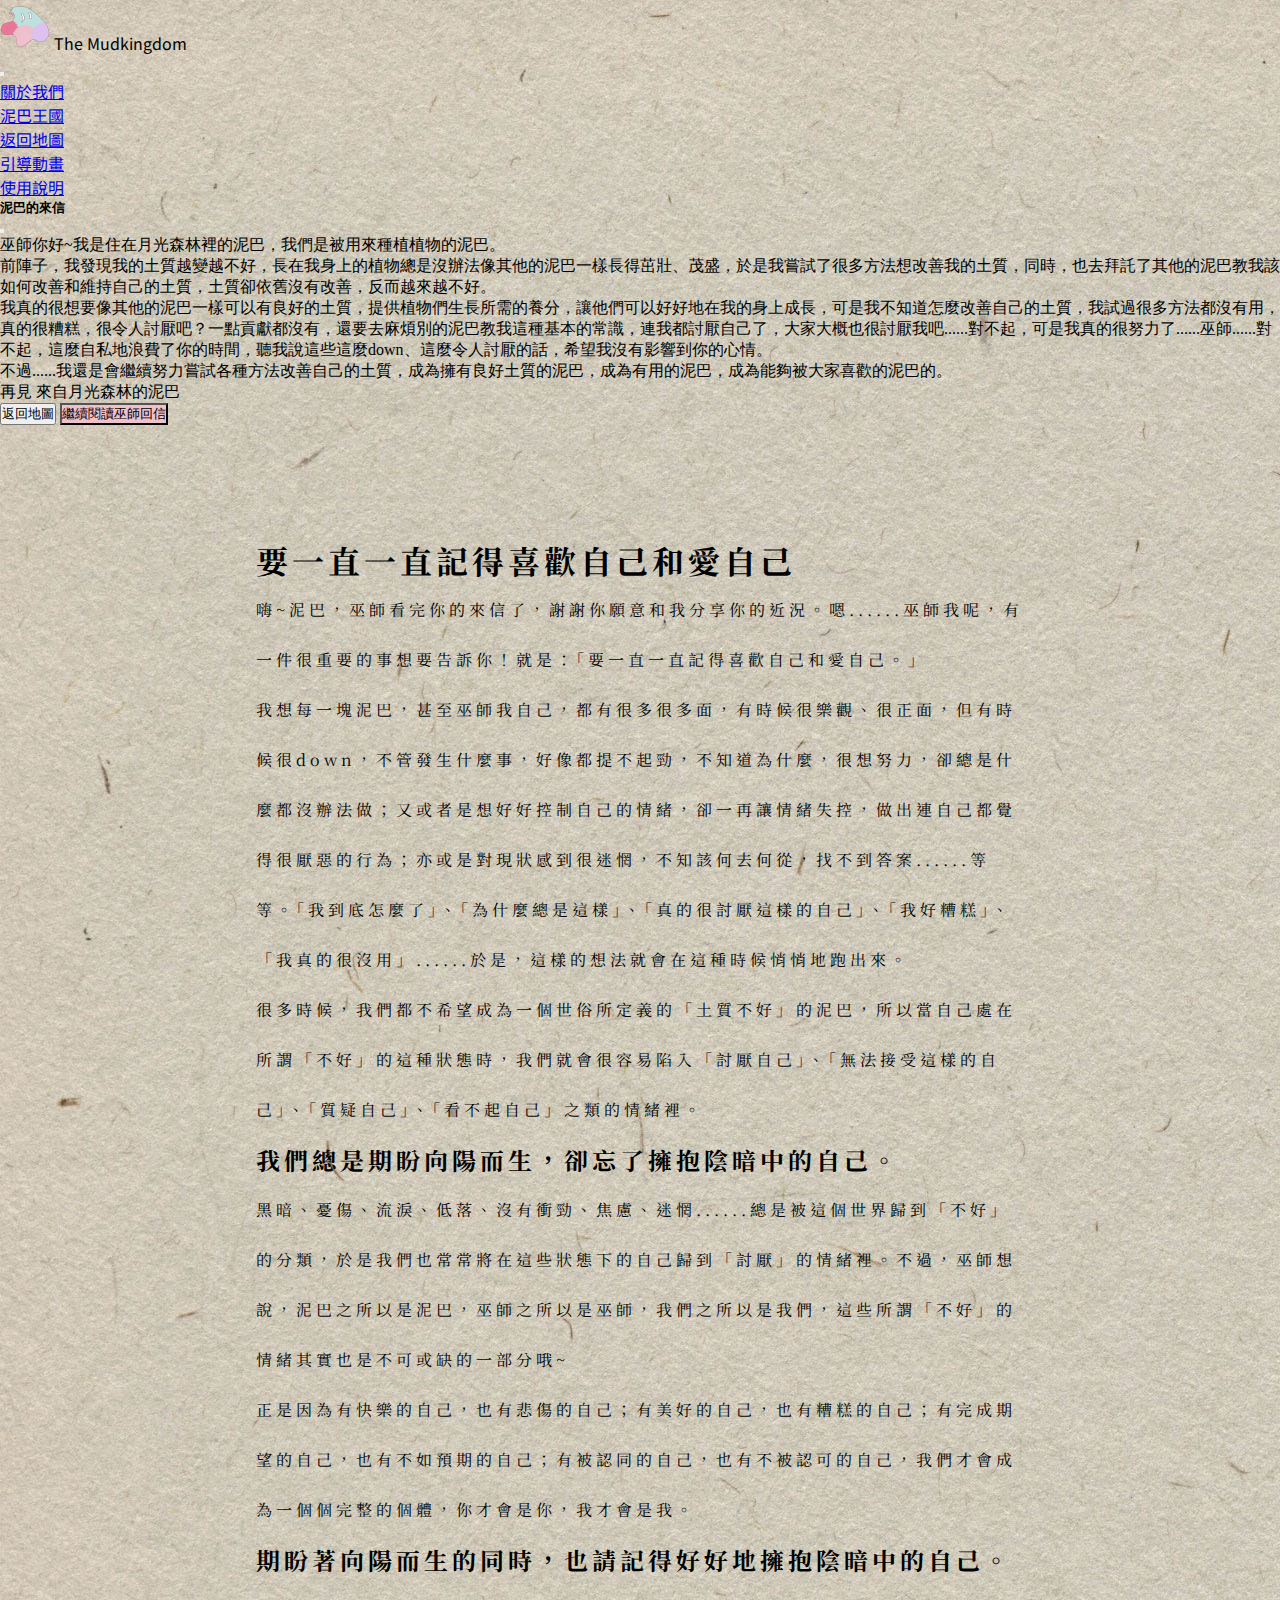
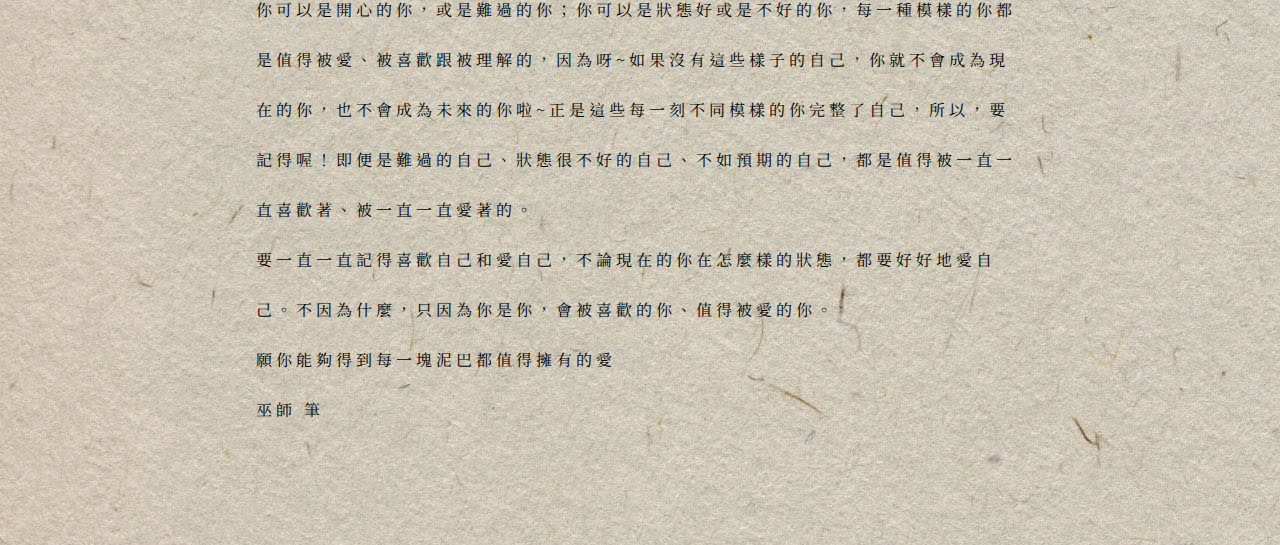
<file: article/forest.html>
<!DOCTYPE html>
<html>

<head>
    <meta charset="utf-8">
    <meta name="viewport" content="width=device-width, initial-scale=1">
    <link href="https://cdn.jsdelivr.net/npm/bootstrap@5.1.3/dist/css/bootstrap.min.css" rel="stylesheet"
        integrity="sha384-1BmE4kWBq78iYhFldvKuhfTAU6auU8tT94WrHftjDbrCEXSU1oBoqyl2QvZ6jIW3" crossorigin="anonymous">
    <script src="https://ajax.googleapis.com/ajax/libs/jquery/1.11.2/jquery.min.js"></script>
    <script src="https://cdn.jsdelivr.net/npm/bootstrap@5.1.1/dist/js/bootstrap.bundle.min.js"
        integrity="sha384-/bQdsTh/da6pkI1MST/rWKFNjaCP5gBSY4sEBT38Q/9RBh9AH40zEOg7Hlq2THRZ"
        crossorigin="anonymous"></script>
    <style>
        @import url("https://fonts.googleapis.com/css?family=Noto+Sans+TC&display=swap");
        @import url('https://fonts.googleapis.com/css2?family=Noto+Serif+TC:wght@600&display=swap');

        * {
            padding: 0px;
            margin: 0px;
        }

        body {
            background-image: url('letter.jpg');
        }

        header {
            font-family: 'Noto Sans TC', sans-serif !important;
        }

        main {
            font-family: 'Noto Serif TC', serif;
            /* margin: 0px auto; */

        }

        #inside {
            width: 80vw;
            margin: 60px auto;
            /* background-image: url('letter.jpg'); */
            line-height: 50px;

            /* margin: 0px auto; */
        }

        #count-height {
            margin: 0px 10vw;
            letter-spacing: 4px;
        }

        @media (max-width: 415px) {
            #inside {
                width: 100vw;
                margin: 0px auto;
                /* background-image: url('letter.jpg'); */
                line-height :50px;
            }

            #count-height {
                margin: 0px 10vw;
                letter-spacing: 4px;
            }

        }
    </style>

</head>

<body>
    <header>
        <nav class="navbar navbar-expand-lg navbar-light bg-light">
            <div class="container-fluid">
                <a class="navbar-brand align-items-center">
                    <div class="d-flex align-items-center">
                        <img src="/icon.png" alt="" width="50" height="50" class="d-inline-block align-text-top me-3"
                            herf="https://ian933024.github.io/">
                        <span herf="https://ian933024.github.io/">The Mudkingdom</span>
                    </div>
                </a>
                <button class="navbar-toggler collapsed" type="button" data-bs-toggle="collapse"
                    data-bs-target="#navbarTogglerDemo02" aria-controls="navbarTogglerDemo02" aria-expanded="true"
                    aria-label="Toggle navigation">
                    <span class="navbar-toggler-icon"></span>
                </button>
                <div class="collapse navbar-collapse" id="navbarTogglerDemo02">
                    <ul class="navbar-nav me-auto mb-2 mb-lg-0">
                        <li class="nav-item"><a href="#" class="nav-link px-2 ">關於我們</a></li>
                        <li class="nav-item" aria-current="true"><a href="#" class="nav-link active px-2 ">泥巴王國</a>
                        </li>
                        <li class="nav-item"><a href="https://ian933024.github.io/" class="nav-link px-2 ">返回地圖</a></li>
                        <li class="nav-item"><a href="#" class="nav-link px-2 ">引導動畫</a></li>
                        <li class="nav-item"><a href="#" class="nav-link px-2 ">使用說明</a></li>
                    </ul>
                </div>
            </div>
        </nav>

    </header>

    <div class="modal fade" id="exampleModal" tabindex="-1" aria-labelledby="exampleModalLabel" aria-hidden="true">
        <div class="modal-dialog modal-lg">
            <div class="modal-content">
                <div class="modal-header">
                    <h5 class="modal-title" id="exampleModalLabel">泥巴的來信</h5>
                    <button type="button" class="btn-close" data-bs-dismiss="modal" aria-label="Close"></button>
                </div>
                <div class="modal-body">
                    <div class="row mb-3">
                        <span class="in">巫師你好~我是住在月光森林裡的泥巴，我們是被用來種植植物的泥巴。</span>
                    </div>
                    <div class="row mb-1">
                        <span class="in">前陣子，我發現我的土質越變越不好，長在我身上的植物總是沒辦法像其他的泥巴一樣長得茁壯、茂盛，於是我嘗試了很多方法想改善我的土質，同時，也去拜託了其他的泥巴教我該如何改善和維持自己的土質，土質卻依舊沒有改善，反而越來越不好。</span>
                    </div>
                    <div class="row mb-1">
                        <span class="in">我真的很想要像其他的泥巴一樣可以有良好的土質，提供植物們生長所需的養分，讓他們可以好好地在我的身上成長，可是我不知道怎麼改善自己的土質，我試過很多方法都沒有用，真的很糟糕，很令人討厭吧？一點貢獻都沒有，還要去麻煩別的泥巴教我這種基本的常識，連我都討厭自己了，大家大概也很討厭我吧......對不起，可是我真的很努力了......巫師......對不起，這麼自私地浪費了你的時間，聽我說這些這麼down、這麼令人討厭的話，希望我沒有影響到你的心情。</span>
                    </div>

                    <div class="row mb-1">
                        <span class="in">不過......我還是會繼續努力嘗試各種方法改善自己的土質，成為擁有良好土質的泥巴，成為有用的泥巴，成為能夠被大家喜歡的泥巴的。</span>
                    </div>
                    <div class="row mb-1">
                        <span class="in">再見 來自月光森林的泥巴</span>
                    </div>
                
                </div>
                <div class="modal-footer">
                    <button type="button" class="btn btn-secondary" data-bs-dismiss="modal" onclick="self.location.href='https://ian933024.github.io/'">返回地圖</button>
                    <button type="button" class="btn" style="background-color: #eec1cd;" data-bs-dismiss="modal">繼續閱讀巫師回信</button>
                </div>
            </div>
        </div>
    </div>
    <button type="button" id="press" style="display: none;" class="btn btn-primary" data-bs-toggle="modal" data-bs-target="#exampleModal">
        Launch demo modal
      </button>
      <script>
        window.onload = function () {
            document.getElementById("press").click()
            console.log("alert")
        }
    </script>




    <main>
        <div class="container fs-5" id="inside">
            <div id="count-height">
                <div class="row mb-5">
                    <span class="fs-1" style="visibility:hidden;">空行</span>
                </div>
                <div class="row mb-1">
                    <h1 class="in">要一直一直記得喜歡自己和愛自己</h1>
                </div>

                <div class="row mb-3">
                    <span class="in">嗨~泥巴，巫師看完你的來信了，謝謝你願意和我分享你的近況。嗯......巫師我呢，有一件很重要的事想要告訴你！就是：「要一直一直記得喜歡自己和愛自己。」</span>
                </div>
                <div class="row mb-1">
                    <span
                        class="in">我想每一塊泥巴，甚至巫師我自己，都有很多很多面，有時候很樂觀、很正面，但有時候很down，不管發生什麼事，好像都提不起勁，不知道為什麼，很想努力，卻總是什麼都沒辦法做；又或者是想好好控制自己的情緒，卻一再讓情緒失控，做出連自己都覺得很厭惡的行為；亦或是對現狀感到很迷惘，不知該何去何從，找不到答案......等等。「我到底怎麼了」、「為什麼總是這樣」、「真的很討厭這樣的自己」、「我好糟糕」、「我真的很沒用」......於是，這樣的想法就會在這種時候悄悄地跑出來。</span>
                </div>
                <div class="row mb-5">
                    <span class="in">很多時候，我們都不希望成為一個世俗所定義的「土質不好」的泥巴，所以當自己處在所謂「不好」的這種狀態時，我們就會很容易陷入「討厭自己」、「無法接受這樣的自己」、「質疑自己」、「看不起自己」之類的情緒裡。</span>
                </div>
                <div class="row mb-1">
                    <h2>我們總是期盼向陽而生，卻忘了擁抱陰暗中的自己。</h2>
                </div>
                <div class="row mb-3">
                    <span class="in">黑暗、憂傷、流淚、低落、沒有衝勁、焦慮、迷惘......總是被這個世界歸到「不好」的分類，於是我們也常常將在這些狀態下的自己歸到「討厭」的情緒裡。不過，巫師想說，泥巴之所以是泥巴，巫師之所以是巫師，我們之所以是我們，這些所謂「不好」的情緒其實也是不可或缺的一部分哦~</span>
                </div>
                <div class="row mb-5">
                    <span class="in">正是因為有快樂的自己，也有悲傷的自己；有美好的自己，也有糟糕的自己；有完成期望的自己，也有不如預期的自己；有被認同的自己，也有不被認可的自己，我們才會成為一個個完整的個體，你才會是你，我才會是我。</span>
                </div>

                <div class="row mb-1">
                    <h2>期盼著向陽而生的同時，也請記得好好地擁抱陰暗中的自己。</h2>
                </div>

                <div class="row mb-3">
                    <span class="in">你可以是開心的你，或是難過的你；你可以是狀態好或是不好的你，每一種模樣的你都是值得被愛、被喜歡跟被理解的，因為呀~如果沒有這些樣子的自己，你就不會成為現在的你，也不會成為未來的你啦~正是這些每一刻不同模樣的你完整了自己，所以，要記得喔！即便是難過的自己、狀態很不好的自己、不如預期的自己，都是值得被一直一直喜歡著、被一直一直愛著的。</span>
                </div>
                <div class="row mb-3">
                    <span class="in">要一直一直記得喜歡自己和愛自己，不論現在的你在怎麼樣的狀態，都要好好地愛自己。不因為什麼，只因為你是你，會被喜歡的你、值得被愛的你。</span>
                </div>
                <div class="row mb-3">
                    <span class="in">願你能夠得到每一塊泥巴都值得擁有的愛</span>
                </div>
                <div class="row mb-3 text-end">
                    <span>巫師 筆</span>
                </div>
                <div class="row mb-0">
                    <span class="fs-6" style="visibility:hidden;">空行</span>
                </div>
            </div>
        </div>
    </main>


</body>

</html>
</file>
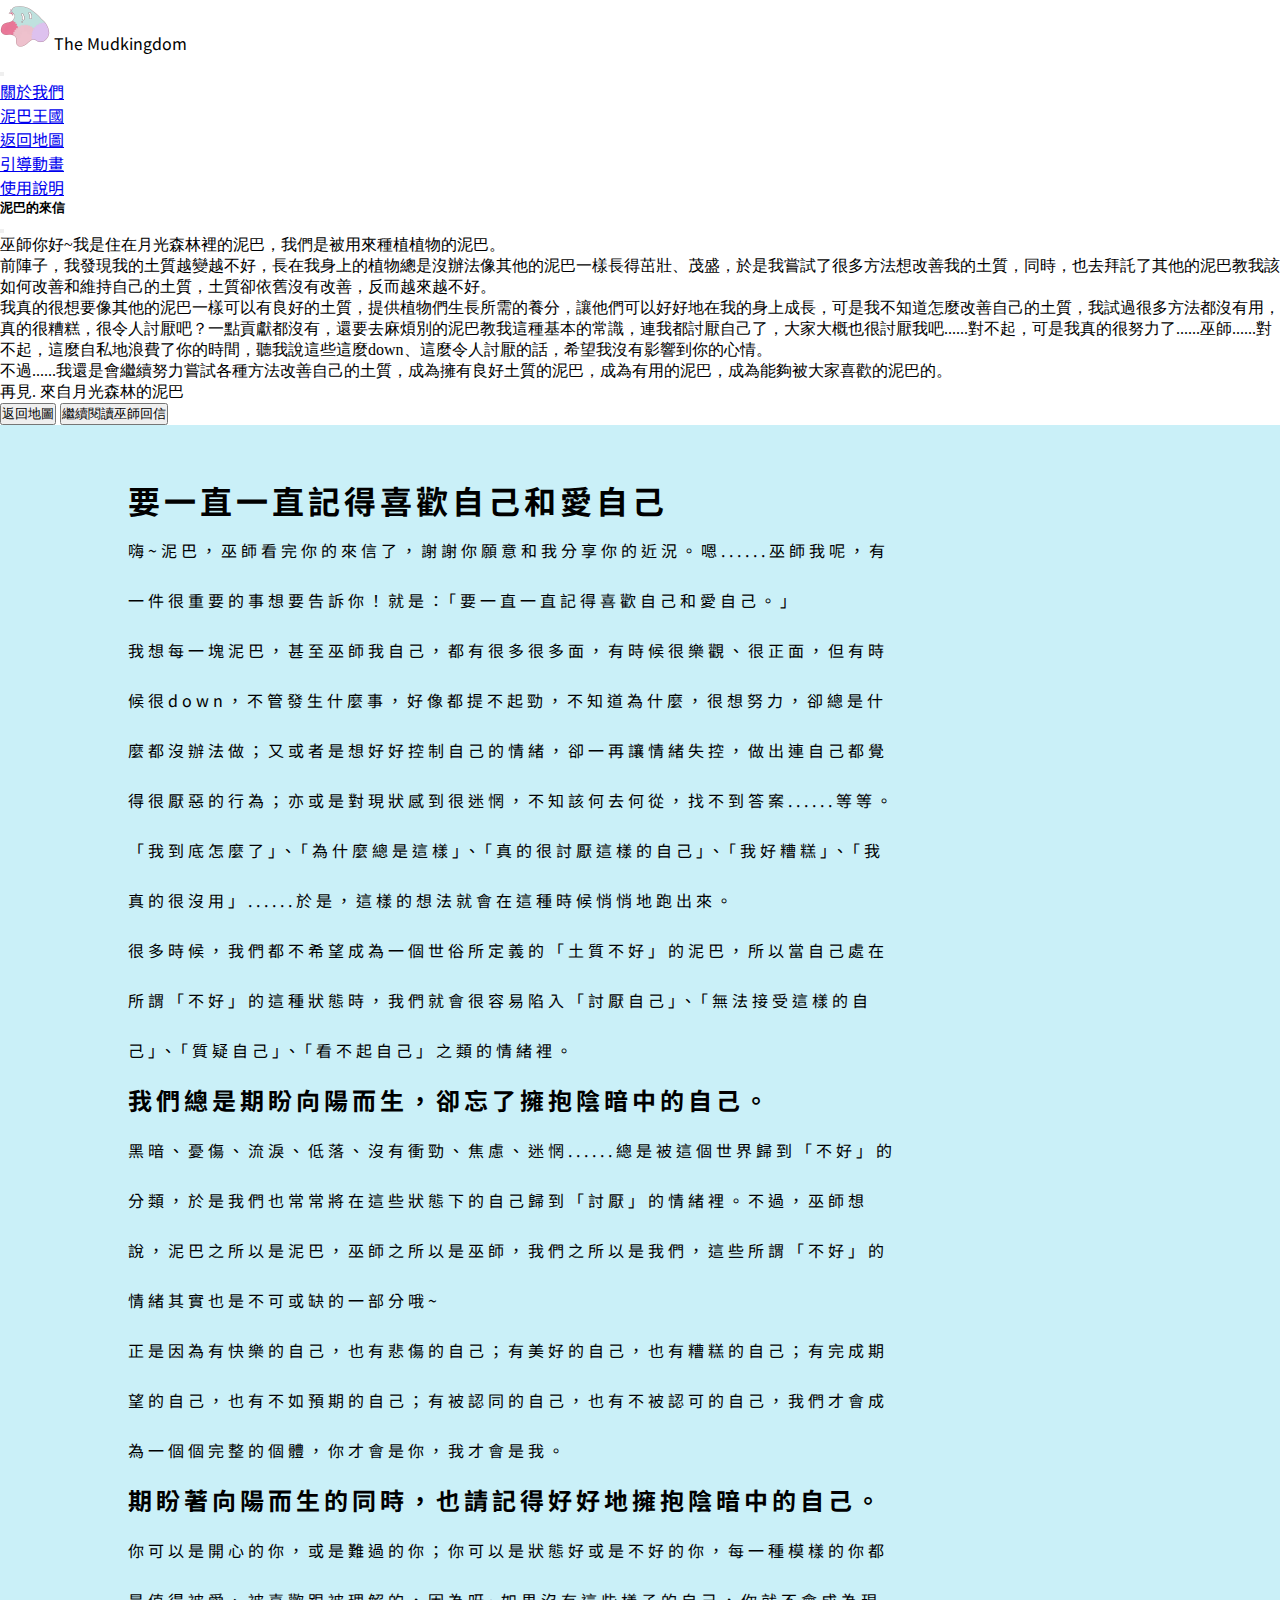
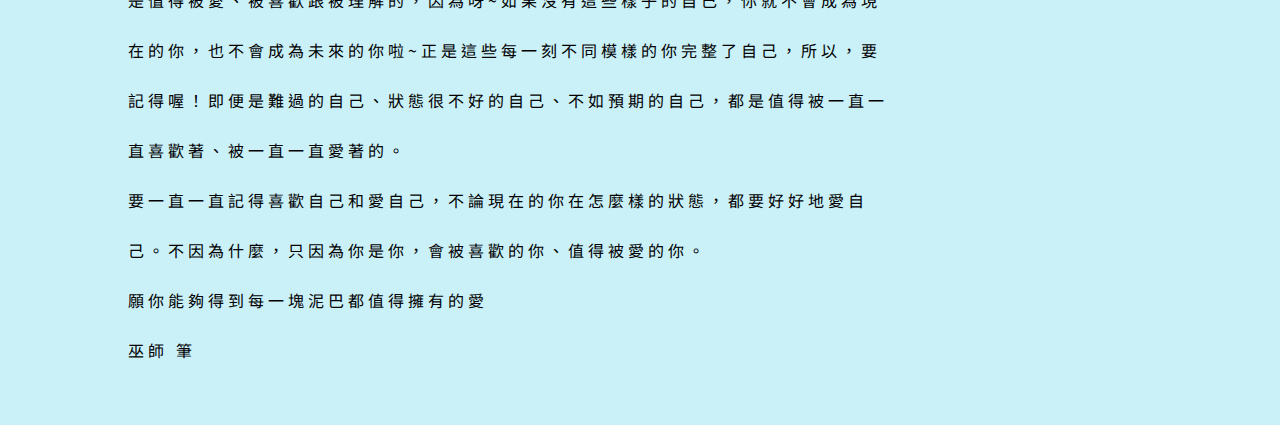
<file: article/ft.html>
<!DOCTYPE html>
<html>

<head>
    <meta charset="utf-8">
    <meta name="viewport" content="width=device-width, initial-scale=1">
    <link href="https://cdn.jsdelivr.net/npm/bootstrap@5.1.3/dist/css/bootstrap.min.css" rel="stylesheet"
        integrity="sha384-1BmE4kWBq78iYhFldvKuhfTAU6auU8tT94WrHftjDbrCEXSU1oBoqyl2QvZ6jIW3" crossorigin="anonymous">
    <script src="https://ajax.googleapis.com/ajax/libs/jquery/1.11.2/jquery.min.js"></script>
    <script src="https://cdn.jsdelivr.net/npm/bootstrap@5.1.1/dist/js/bootstrap.bundle.min.js"
        integrity="sha384-/bQdsTh/da6pkI1MST/rWKFNjaCP5gBSY4sEBT38Q/9RBh9AH40zEOg7Hlq2THRZ"
        crossorigin="anonymous"></script>
    <style>
        @import url("https://fonts.googleapis.com/css?family=Noto+Sans+TC&display=swap");
        @import url('https://fonts.googleapis.com/css2?family=Noto+Serif+TC:wght@600&display=swap');

        * {
            padding: 0px;
            margin: 0px;
        }

        header {
            font-family: 'Noto Sans TC', sans-serif !important;
        }

        main {
            font-family: 'Noto Sans TC', sans-serif;
            background-color: #caf0f8;

            /* margin: 0px auto; */

        }

        #inside {
            width: 80vw;
            /* margin: 60px auto; */
            /* background-color: #caf0f8; */
            line-height: 50px;

            /* margin: 0px auto; */
        }

        #count-height {
            margin: 0px 10vw;
            letter-spacing: 4px;
        }

        @media (max-width: 415px) {
            #inside {
                width: 100vw;
                margin: 0px auto;
                /* background-color: #caf0f8; */
                line-height :50px;
            }

            #count-height {
                margin: 0px 10vw;
                letter-spacing: 4px;
            }

        }
    </style>

</head>

<body>
    <header>
        <nav class="navbar navbar-expand-lg navbar-light bg-light">
            <div class="container-fluid">
                <a class="navbar-brand align-items-center">
                    <div class="d-flex align-items-center">
                        <img src="/icon.png" alt="" width="50" height="50" class="d-inline-block align-text-top me-3"
                            herf="https://ian933024.github.io/">
                        <span herf="https://ian933024.github.io/">The Mudkingdom</span>
                    </div>
                </a>
                <button class="navbar-toggler collapsed" type="button" data-bs-toggle="collapse"
                    data-bs-target="#navbarTogglerDemo02" aria-controls="navbarTogglerDemo02" aria-expanded="true"
                    aria-label="Toggle navigation">
                    <span class="navbar-toggler-icon"></span>
                </button>
                <div class="collapse navbar-collapse" id="navbarTogglerDemo02">
                    <ul class="navbar-nav me-auto mb-2 mb-lg-0">
                        <li class="nav-item"><a href="#" class="nav-link px-2 ">關於我們</a></li>
                        <li class="nav-item" aria-current="true"><a href="#" class="nav-link active px-2 ">泥巴王國</a>
                        </li>
                        <li class="nav-item"><a href="https://ian933024.github.io/" class="nav-link px-2 ">返回地圖</a></li>
                        <li class="nav-item"><a href="#" class="nav-link px-2 ">引導動畫</a></li>
                        <li class="nav-item"><a href="#" class="nav-link px-2 ">使用說明</a></li>
                    </ul>
                </div>
            </div>
        </nav>

    </header>

    <div class="modal fade" id="exampleModal" tabindex="-1" aria-labelledby="exampleModalLabel" aria-hidden="true">
        <div class="modal-dialog modal-lg">
            <div class="modal-content">
                <div class="modal-header">
                    <h5 class="modal-title" id="exampleModalLabel">泥巴的來信</h5>
                    <button type="button" class="btn-close" data-bs-dismiss="modal" aria-label="Close"></button>
                </div>
                <div class="modal-body">
                    <div class="row mb-3">
                        <span class="in">巫師你好~我是住在月光森林裡的泥巴，我們是被用來種植植物的泥巴。</span>
                    </div>
                    <div class="row mb-1">
                        <span class="in">前陣子，我發現我的土質越變越不好，長在我身上的植物總是沒辦法像其他的泥巴一樣長得茁壯、茂盛，於是我嘗試了很多方法想改善我的土質，同時，也去拜託了其他的泥巴教我該如何改善和維持自己的土質，土質卻依舊沒有改善，反而越來越不好。</span>
                    </div>
                    <div class="row mb-1">
                        <span class="in">我真的很想要像其他的泥巴一樣可以有良好的土質，提供植物們生長所需的養分，讓他們可以好好地在我的身上成長，可是我不知道怎麼改善自己的土質，我試過很多方法都沒有用，真的很糟糕，很令人討厭吧？一點貢獻都沒有，還要去麻煩別的泥巴教我這種基本的常識，連我都討厭自己了，大家大概也很討厭我吧......對不起，可是我真的很努力了......巫師......對不起，這麼自私地浪費了你的時間，聽我說這些這麼down、這麼令人討厭的話，希望我沒有影響到你的心情。</span>
                    </div>

                    <div class="row mb-1">
                        <span class="in">不過......我還是會繼續努力嘗試各種方法改善自己的土質，成為擁有良好土質的泥巴，成為有用的泥巴，成為能夠被大家喜歡的泥巴的。</span>
                    </div>
                    <div class="row mb-1">
                        <span class="in">再見. 來自月光森林的泥巴</span>
                    </div>
                
                </div>
                <div class="modal-footer">
                    <button type="button" class="btn btn-secondary" data-bs-dismiss="modal" onclick="self.location.href='https://ian933024.github.io/'">返回地圖</button>
                    <button type="button" class="btn btn-primary" data-bs-dismiss="modal">繼續閱讀巫師回信</button>
                </div>
            </div>
        </div>
    </div>
    <button type="button" id="press" style="display: none;" class="btn btn-primary" data-bs-toggle="modal" data-bs-target="#exampleModal">
        Launch demo modal
      </button>
      <script>
        window.onload = function () {
            document.getElementById("press").click()
            console.log("alert")
        }
    </script>




    <main>
        <div class="container fs-5" id="inside">
            <div id="count-height">
                <div class="row mb-5">
                    <span class="fs-1" style="visibility:hidden;">空行</span>
                </div>
                <div class="row mb-1">
                    <h1 class="in">要一直一直記得喜歡自己和愛自己</h1>
                </div>

                <div class="row mb-3">
                    <span class="in">嗨~泥巴，巫師看完你的來信了，謝謝你願意和我分享你的近況。嗯......巫師我呢，有一件很重要的事想要告訴你！就是：「要一直一直記得喜歡自己和愛自己。」</span>
                </div>
                <div class="row mb-1">
                    <span
                        class="in">我想每一塊泥巴，甚至巫師我自己，都有很多很多面，有時候很樂觀、很正面，但有時候很down，不管發生什麼事，好像都提不起勁，不知道為什麼，很想努力，卻總是什麼都沒辦法做；又或者是想好好控制自己的情緒，卻一再讓情緒失控，做出連自己都覺得很厭惡的行為；亦或是對現狀感到很迷惘，不知該何去何從，找不到答案......等等。「我到底怎麼了」、「為什麼總是這樣」、「真的很討厭這樣的自己」、「我好糟糕」、「我真的很沒用」......於是，這樣的想法就會在這種時候悄悄地跑出來。</span>
                </div>
                <div class="row mb-5">
                    <span class="in">很多時候，我們都不希望成為一個世俗所定義的「土質不好」的泥巴，所以當自己處在所謂「不好」的這種狀態時，我們就會很容易陷入「討厭自己」、「無法接受這樣的自己」、「質疑自己」、「看不起自己」之類的情緒裡。</span>
                </div>
                <div class="row mb-1">
                    <h2>我們總是期盼向陽而生，卻忘了擁抱陰暗中的自己。</h2>
                </div>
                <div class="row mb-3">
                    <span class="in">黑暗、憂傷、流淚、低落、沒有衝勁、焦慮、迷惘......總是被這個世界歸到「不好」的分類，於是我們也常常將在這些狀態下的自己歸到「討厭」的情緒裡。不過，巫師想說，泥巴之所以是泥巴，巫師之所以是巫師，我們之所以是我們，這些所謂「不好」的情緒其實也是不可或缺的一部分哦~</span>
                </div>
                <div class="row mb-5">
                    <span class="in">正是因為有快樂的自己，也有悲傷的自己；有美好的自己，也有糟糕的自己；有完成期望的自己，也有不如預期的自己；有被認同的自己，也有不被認可的自己，我們才會成為一個個完整的個體，你才會是你，我才會是我。</span>
                </div>

                <div class="row mb-1">
                    <h2>期盼著向陽而生的同時，也請記得好好地擁抱陰暗中的自己。</h2>
                </div>

                <div class="row mb-3">
                    <span class="in">你可以是開心的你，或是難過的你；你可以是狀態好或是不好的你，每一種模樣的你都是值得被愛、被喜歡跟被理解的，因為呀~如果沒有這些樣子的自己，你就不會成為現在的你，也不會成為未來的你啦~正是這些每一刻不同模樣的你完整了自己，所以，要記得喔！即便是難過的自己、狀態很不好的自己、不如預期的自己，都是值得被一直一直喜歡著、被一直一直愛著的。</span>
                </div>
                <div class="row mb-3">
                    <span class="in">要一直一直記得喜歡自己和愛自己，不論現在的你在怎麼樣的狀態，都要好好地愛自己。不因為什麼，只因為你是你，會被喜歡的你、值得被愛的你。</span>
                </div>
                <div class="row mb-3">
                    <span class="in">願你能夠得到每一塊泥巴都值得擁有的愛</span>
                </div>
                <div class="row mb-3 text-end">
                    <span>巫師 筆</span>
                </div>
                <div class="row mb-0">
                    <span class="fs-6" style="visibility:hidden;">空行</span>
                </div>
            </div>
        </div>
    </main>


</body>

</html>
</file>
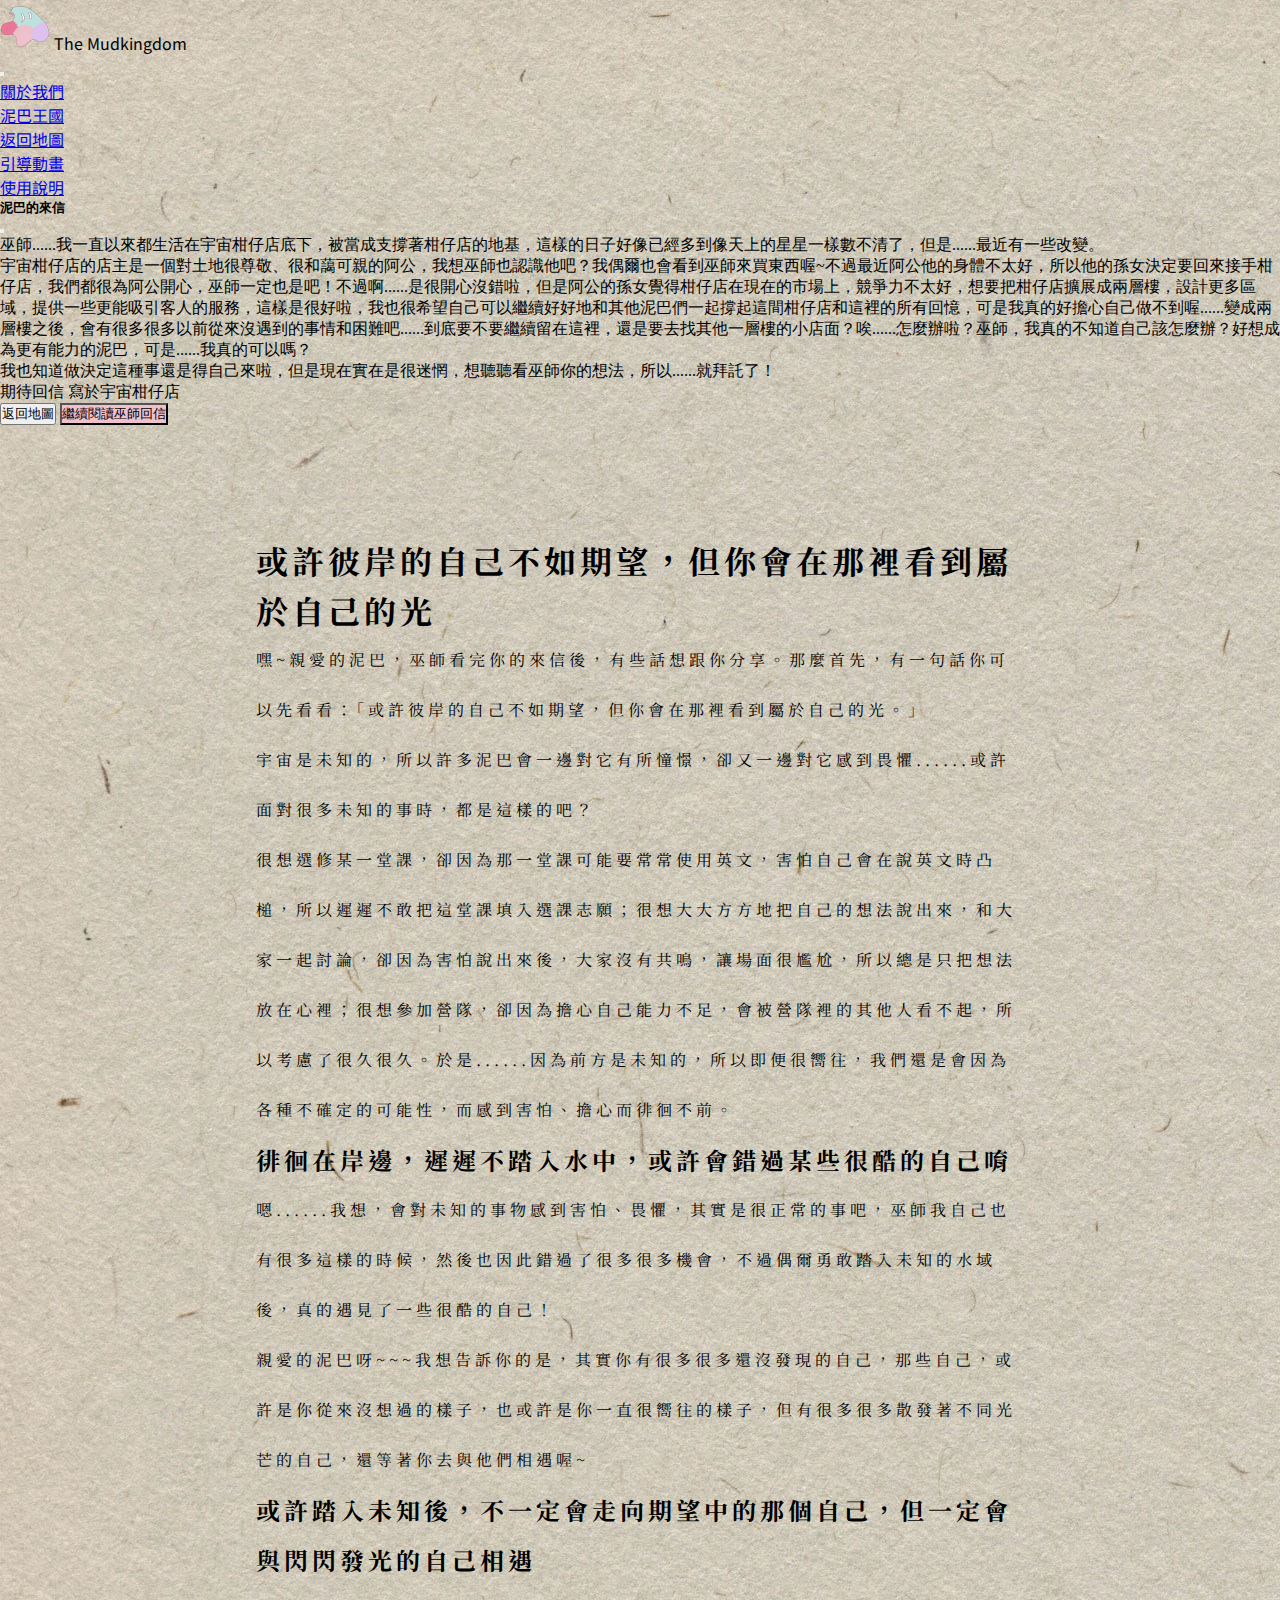
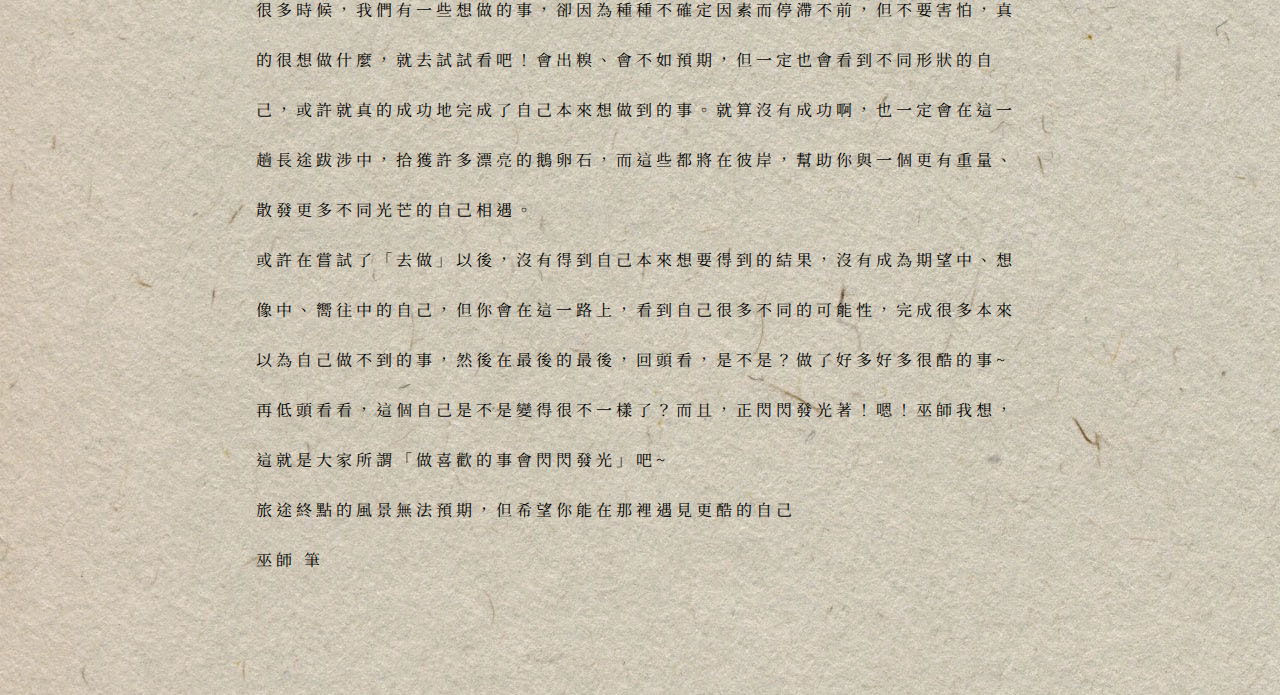
<file: article/store.html>
<!DOCTYPE html>
<html>

<head>
    <meta charset="utf-8">
    <meta name="viewport" content="width=device-width, initial-scale=1">
    <link href="https://cdn.jsdelivr.net/npm/bootstrap@5.1.3/dist/css/bootstrap.min.css" rel="stylesheet"
        integrity="sha384-1BmE4kWBq78iYhFldvKuhfTAU6auU8tT94WrHftjDbrCEXSU1oBoqyl2QvZ6jIW3" crossorigin="anonymous">
    <script src="https://ajax.googleapis.com/ajax/libs/jquery/1.11.2/jquery.min.js"></script>
    <script src="https://cdn.jsdelivr.net/npm/bootstrap@5.1.1/dist/js/bootstrap.bundle.min.js"
        integrity="sha384-/bQdsTh/da6pkI1MST/rWKFNjaCP5gBSY4sEBT38Q/9RBh9AH40zEOg7Hlq2THRZ"
        crossorigin="anonymous"></script>
    <style>
        @import url("https://fonts.googleapis.com/css?family=Noto+Sans+TC&display=swap");
        @import url('https://fonts.googleapis.com/css2?family=Noto+Serif+TC:wght@600&display=swap');

        * {
            padding: 0px;
            margin: 0px;
        }

        body {
            background-image: url('letter.jpg');
        }

        header {
            font-family: 'Noto Sans TC', sans-serif !important;
        }

        main {
            font-family: 'Noto Serif TC', serif;
            /* margin: 0px auto; */
        }

        #inside {
            width: 80vw;
            margin: 60px auto;
            /* background-image: url('letter.jpg'); */
            line-height: 50px;
        }

        #count-height {
            margin: 0px 10vw;
            letter-spacing: 4px;
        }

        @media (max-width: 415px) {
            #inside {
                width: 100vw;
                margin: 0px auto;
                /* background-image: url('letter.jpg'); */
                line-height: 50px;
            }

            #count-height {
                margin: 0px 10vw;
                letter-spacing: 4px;
            }

        }
    </style>

</head>

<body>
    <header>
        <nav class="navbar navbar-expand-lg navbar-light bg-light">
            <div class="container-fluid">
                <a class="navbar-brand align-items-center">
                    <div class="d-flex align-items-center">
                        <img src="/icon.png" alt="" width="50" height="50" class="d-inline-block align-text-top me-3"
                            herf="https://ian933024.github.io/">
                        <span herf="https://ian933024.github.io/">The Mudkingdom</span>
                    </div>
                </a>
                <button class="navbar-toggler collapsed" type="button" data-bs-toggle="collapse"
                    data-bs-target="#navbarTogglerDemo02" aria-controls="navbarTogglerDemo02" aria-expanded="true"
                    aria-label="Toggle navigation">
                    <span class="navbar-toggler-icon"></span>
                </button>
                <div class="collapse navbar-collapse" id="navbarTogglerDemo02">
                    <ul class="navbar-nav me-auto mb-2 mb-lg-0">
                        <li class="nav-item"><a href="#" class="nav-link px-2 ">關於我們</a></li>
                        <li class="nav-item" aria-current="true"><a href="#" class="nav-link active px-2 ">泥巴王國</a>
                        </li>
                        <li class="nav-item"><a href="https://ian933024.github.io/" class="nav-link px-2 ">返回地圖</a></li>
                        <li class="nav-item"><a href="#" class="nav-link px-2 ">引導動畫</a></li>
                        <li class="nav-item"><a href="#" class="nav-link px-2 ">使用說明</a></li>
                    </ul>
                </div>
            </div>
        </nav>

    </header>
    <div class="modal fade" id="exampleModal" tabindex="-1" aria-labelledby="exampleModalLabel" aria-hidden="true">
        <div class="modal-dialog modal-lg">
            <div class="modal-content">
                <div class="modal-header">
                    <h5 class="modal-title" id="exampleModalLabel">泥巴的來信</h5>
                    <button type="button" class="btn-close" data-bs-dismiss="modal" aria-label="Close"></button>
                </div>
                <div class="modal-body">
                    <div class="row mb-3">
                        <span class="in">巫師......我一直以來都生活在宇宙柑仔店底下，被當成支撐著柑仔店的地基，這樣的日子好像已經多到像天上的星星一樣數不清了，但是......最近有一些改變。</span>
                    </div>
                    <div class="row mb-1">
                        <span class="in">宇宙柑仔店的店主是一個對土地很尊敬、很和藹可親的阿公，我想巫師也認識他吧？我偶爾也會看到巫師來買東西喔~不過最近阿公他的身體不太好，所以他的孫女決定要回來接手柑仔店，我們都很為阿公開心，巫師一定也是吧！不過啊......是很開心沒錯啦，但是阿公的孫女覺得柑仔店在現在的市場上，競爭力不太好，想要把柑仔店擴展成兩層樓，設計更多區域，提供一些更能吸引客人的服務，這樣是很好啦，我也很希望自己可以繼續好好地和其他泥巴們一起撐起這間柑仔店和這裡的所有回憶，可是我真的好擔心自己做不到喔......變成兩層樓之後，會有很多很多以前從來沒遇到的事情和困難吧......到底要不要繼續留在這裡，還是要去找其他一層樓的小店面？唉......怎麼辦啦？巫師，我真的不知道自己該怎麼辦？好想成為更有能力的泥巴，可是......我真的可以嗎？</span>
                    </div>
                    <div class="row mb-1">
                        <span class="in">我也知道做決定這種事還是得自己來啦，但是現在實在是很迷惘，想聽聽看巫師你的想法，所以......就拜託了！</span>
                    </div>


                    <div class="row mb-1">
                        <span class="in">期待回信 寫於宇宙柑仔店</span>
                    </div>

                </div>
                <div class="modal-footer">
                    <button type="button" class="btn btn-secondary" data-bs-dismiss="modal"
                        onclick="self.location.href='https://ian933024.github.io/'">返回地圖</button>
                    <button type="button" class="btn" style="background-color: #eec1cd;" data-bs-dismiss="modal">繼續閱讀巫師回信</button>
                </div>
            </div>
        </div>
    </div>
    <button type="button" id="press" style="display: none;" class="btn btn-primary" data-bs-toggle="modal" data-bs-target="#exampleModal">
        Launch demo modal
      </button>


    <script>
        window.onload = function () {
            document.getElementById("press").click()
            console.log("alert")
        }
    </script>

    <main>
        <div class="container fs-5" id="inside">
            <div id="count-height">
                <div class="row mb-5">
                    <span class="fs-1" style="visibility:hidden;">空行</span>
                </div>
                <div class="row mb-1">
                    <h1 class="in">或許彼岸的自己不如期望，但你會在那裡看到屬於自己的光</h1>
                </div>

                <div class="row mb-1">
                    <span class="in">嘿~親愛的泥巴，巫師看完你的來信後，有些話想跟你分享。那麼首先，有一句話你可以先看看：「或許彼岸的自己不如期望，但你會在那裡看到屬於自己的光。」</span>
                </div>
                <div class="row mb-1">
                    <span
                        class="in">宇宙是未知的，所以許多泥巴會一邊對它有所憧憬，卻又一邊對它感到畏懼......或許面對很多未知的事時，都是這樣的吧？
                    </span>
                </div>

                <div class="row mb-5">
                    <span class="in">很想選修某一堂課，卻因為那一堂課可能要常常使用英文，害怕自己會在說英文時凸槌，所以遲遲不敢把這堂課填入選課志願；很想大大方方地把自己的想法說出來，和大家一起討論，卻因為害怕說出來後，大家沒有共鳴，讓場面很尷尬，所以總是只把想法放在心裡；很想參加營隊，卻因為擔心自己能力不足，會被營隊裡的其他人看不起，所以考慮了很久很久。於是......因為前方是未知的，所以即便很嚮往，我們還是會因為各種不確定的可能性，而感到害怕、擔心而徘徊不前。</span>
                </div>

                <div class="row mb-1">
                    <h2>徘徊在岸邊，遲遲不踏入水中，或許會錯過某些很酷的自己唷</h2>
                </div>
                <div class="row mb-1">
                    <span
                        class="in">嗯......我想，會對未知的事物感到害怕、畏懼，其實是很正常的事吧，巫師我自己也有很多這樣的時候，然後也因此錯過了很多很多機會，不過偶爾勇敢踏入未知的水域後，真的遇見了一些很酷的自己！</span>
                </div>
                <div class="row mb-5">
                    <span class="in">親愛的泥巴呀~~~我想告訴你的是，其實你有很多很多還沒發現的自己，那些自己，或許是你從來沒想過的樣子，也或許是你一直很嚮往的樣子，但有很多很多散發著不同光芒的自己，還等著你去與他們相遇喔~</span>
                </div>

                <div class="row mb-1">
                    <h2>或許踏入未知後，不一定會走向期望中的那個自己，但一定會與閃閃發光的自己相遇</h2>
                </div>
                <div class="row mb-1">
                    <span
                        class="in">很多時候，我們有一些想做的事，卻因為種種不確定因素而停滯不前，但不要害怕，真的很想做什麼，就去試試看吧！會出糗、會不如預期，但一定也會看到不同形狀的自己，或許就真的成功地完成了自己本來想做到的事。就算沒有成功啊，也一定會在這一趟長途跋涉中，拾獲許多漂亮的鵝卵石，而這些都將在彼岸，幫助你與一個更有重量、散發更多不同光芒的自己相遇。</span>
                </div>
                <div class="row mb-1">
                    <span
                        class="in">或許在嘗試了「去做」以後，沒有得到自己本來想要得到的結果，沒有成為期望中、想像中、嚮往中的自己，但你會在這一路上，看到自己很多不同的可能性，完成很多本來以為自己做不到的事，然後在最後的最後，回頭看，是不是？做了好多好多很酷的事~再低頭看看，這個自己是不是變得很不一樣了？而且，正閃閃發光著！嗯！巫師我想，這就是大家所謂「做喜歡的事會閃閃發光」吧~</span>
                </div>
                <div class="row mb-5">
                    <span
                        class="in">旅途終點的風景無法預期，但希望你能在那裡遇見更酷的自己</span>
                </div>
                <div class="row mb-3 text-end">
                    <span>巫師 筆</span>
                </div>
                <div class="row mb-0">
                    <span class="fs-6" style="visibility:hidden;">空行</span>
                </div>
            </div>
        </div>
    </main>


</body>

</html>
</file>
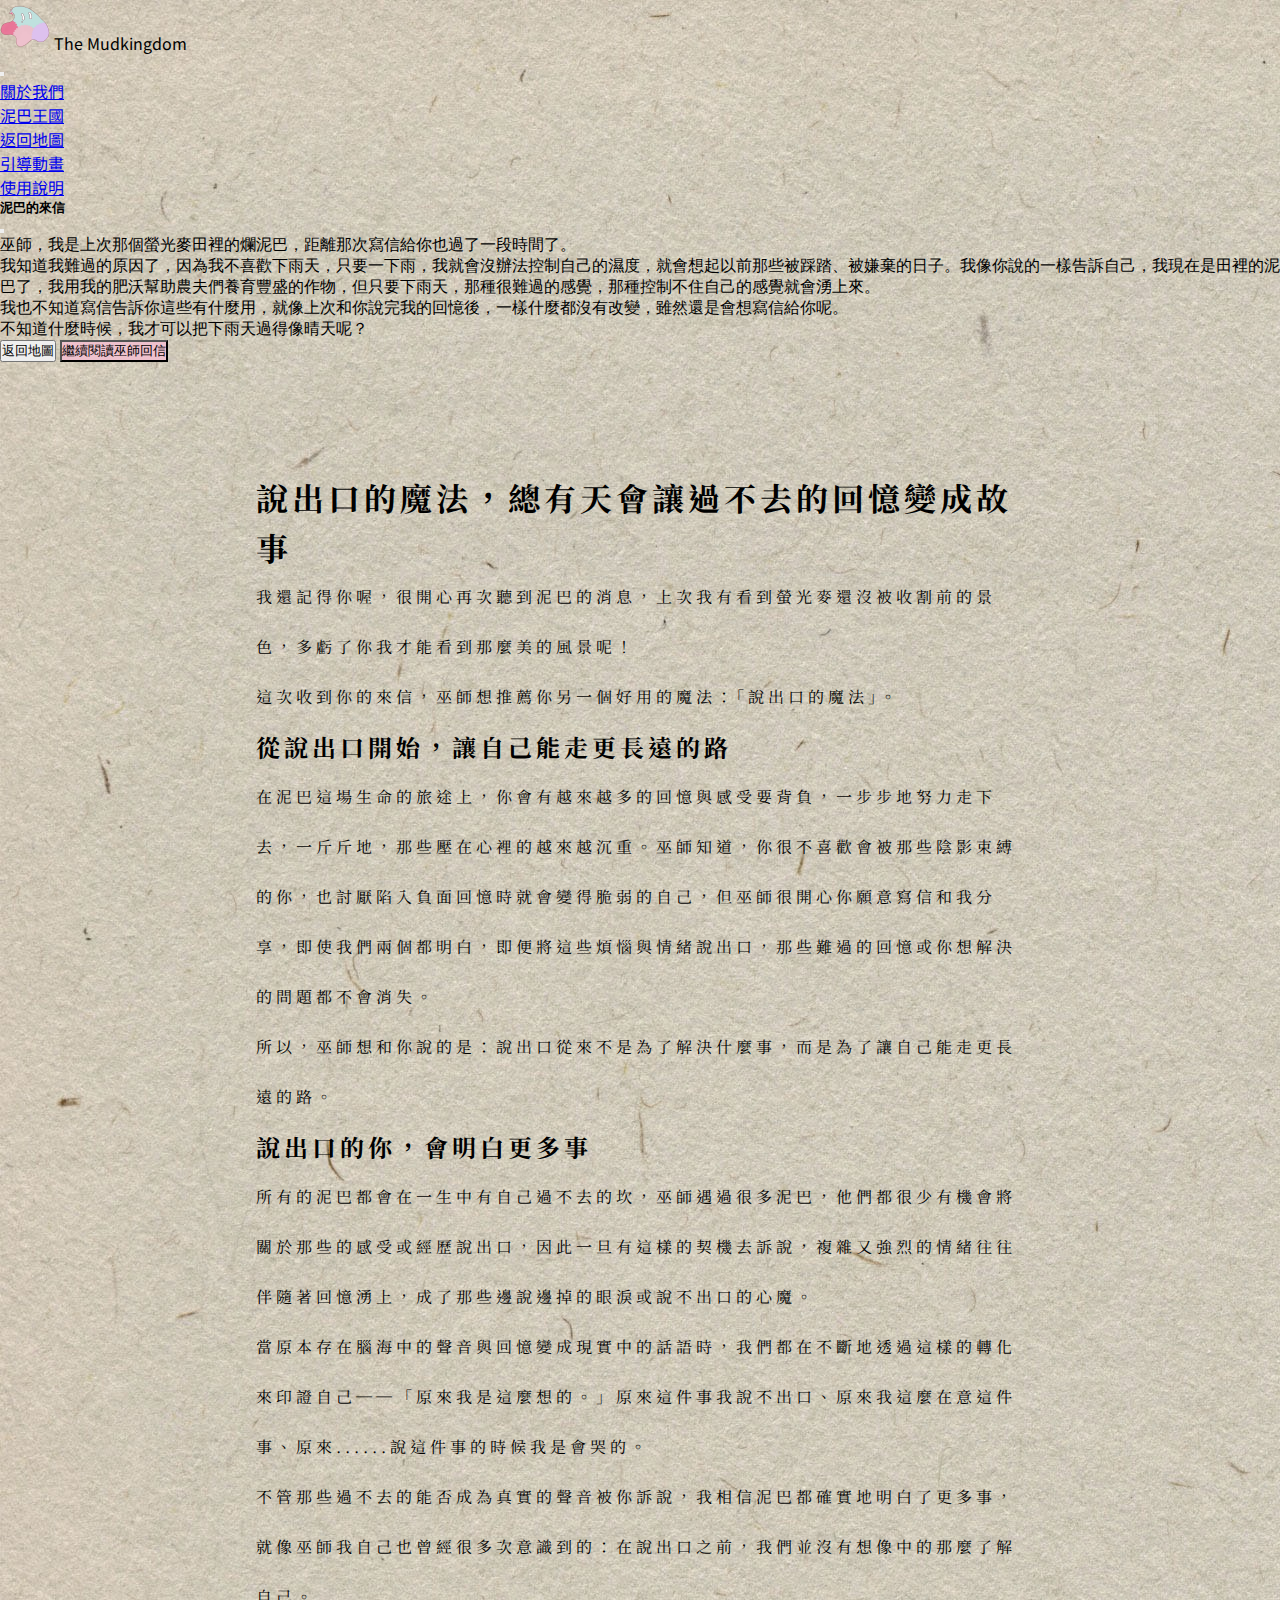
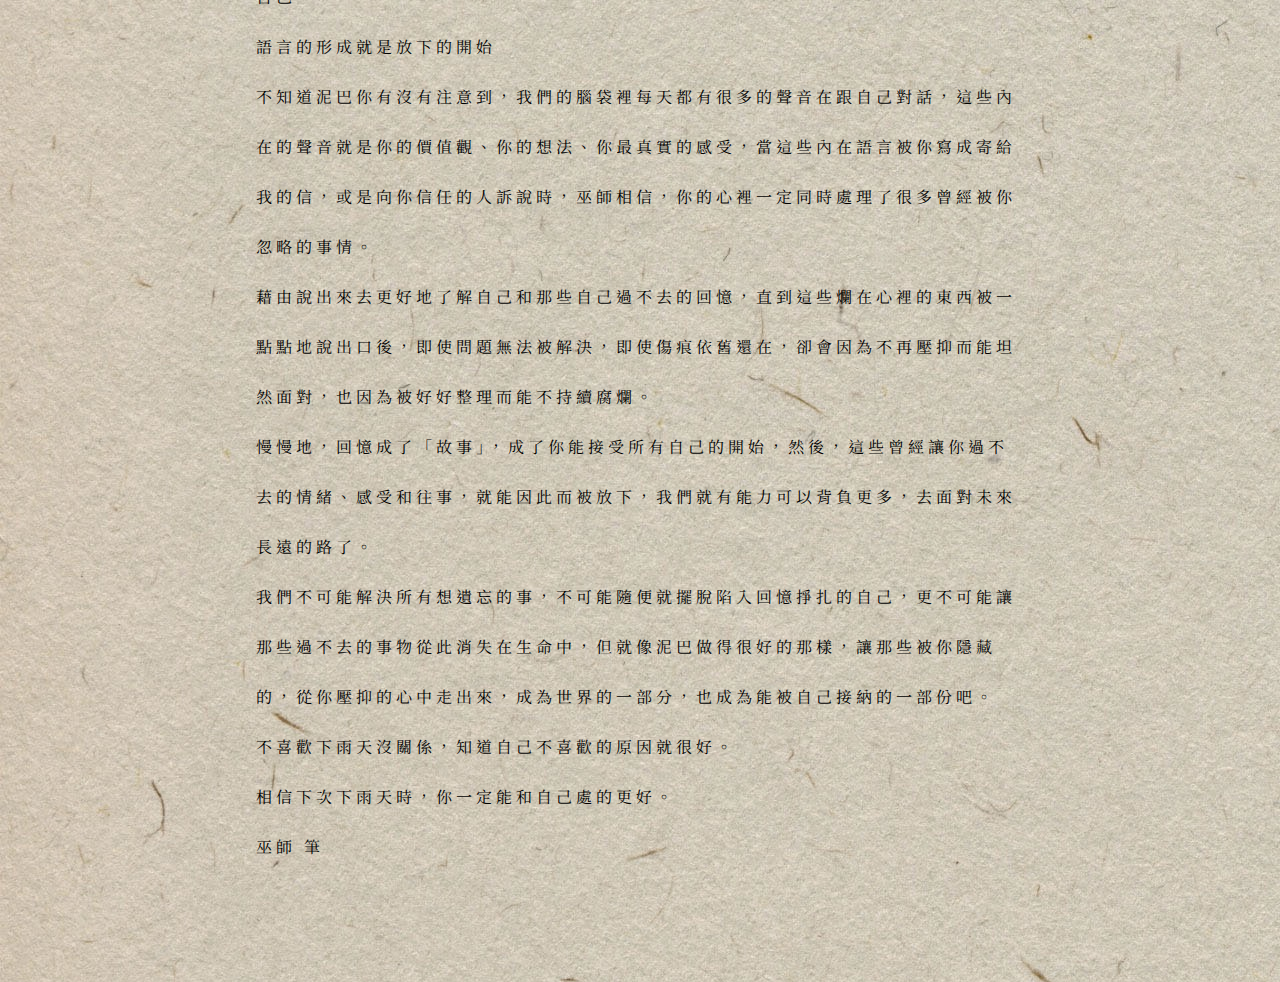
<file: article/wheat.html>
<!DOCTYPE html>
<html>

<head>
    <meta charset="utf-8">
    <meta name="viewport" content="width=device-width, initial-scale=1">
    <link href="https://cdn.jsdelivr.net/npm/bootstrap@5.1.3/dist/css/bootstrap.min.css" rel="stylesheet"
        integrity="sha384-1BmE4kWBq78iYhFldvKuhfTAU6auU8tT94WrHftjDbrCEXSU1oBoqyl2QvZ6jIW3" crossorigin="anonymous">
    <script src="https://ajax.googleapis.com/ajax/libs/jquery/1.11.2/jquery.min.js"></script>
    <script src="https://cdn.jsdelivr.net/npm/bootstrap@5.1.1/dist/js/bootstrap.bundle.min.js"
        integrity="sha384-/bQdsTh/da6pkI1MST/rWKFNjaCP5gBSY4sEBT38Q/9RBh9AH40zEOg7Hlq2THRZ"
        crossorigin="anonymous"></script>
    <style>
        @import url("https://fonts.googleapis.com/css?family=Noto+Sans+TC&display=swap");
        @import url('https://fonts.googleapis.com/css2?family=Noto+Serif+TC:wght@600&display=swap');

        * {
            padding: 0px;
            margin: 0px;
        }

        body {
            background-image: url('letter.jpg');
        }


        header {
            font-family: 'Noto Sans TC', sans-serif !important;
        }

        main {
            font-family: 'Noto Serif TC', serif;
            /* margin: 0px auto; */

        }

        #inside {
            width: 80vw;
            margin: 60px auto;
            /* background-image: url('letter.jpg'); */
            line-height: 50px;

            /* margin: 0px auto; */
        }

        #count-height {
            margin: 0px 10vw;
            letter-spacing: 4px;
        }

        @media (max-width: 415px) {
            #inside {
                width: 100vw;
                margin: 0px auto;
                /* background-image: url('letter.jpg'); */
                line-height: 50px;
            }

            #count-height {
                margin: 0px 10vw;
                letter-spacing: 4px;
            }

        }
    </style>

</head>

<body>
    <header>
        <nav class="navbar navbar-expand-lg navbar-light bg-light">
            <div class="container-fluid">
                <a class="navbar-brand align-items-center">
                    <div class="d-flex align-items-center">
                        <img src="/icon.png" alt="" width="50" height="50" class="d-inline-block align-text-top me-3"
                            herf="https://ian933024.github.io/">
                        <span herf="https://ian933024.github.io/">The Mudkingdom</span>
                    </div>
                </a>
                <button class="navbar-toggler collapsed" type="button" data-bs-toggle="collapse"
                    data-bs-target="#navbarTogglerDemo02" aria-controls="navbarTogglerDemo02" aria-expanded="true"
                    aria-label="Toggle navigation">
                    <span class="navbar-toggler-icon"></span>
                </button>
                <div class="collapse navbar-collapse" id="navbarTogglerDemo02">
                    <ul class="navbar-nav me-auto mb-2 mb-lg-0">
                        <li class="nav-item"><a href="#" class="nav-link px-2 ">關於我們</a></li>
                        <li class="nav-item" aria-current="true"><a href="#" class="nav-link active px-2 ">泥巴王國</a>
                        </li>
                        <li class="nav-item"><a href="https://ian933024.github.io/" class="nav-link px-2 ">返回地圖</a></li>
                        <li class="nav-item"><a href="#" class="nav-link px-2 ">引導動畫</a></li>
                        <li class="nav-item"><a href="#" class="nav-link px-2 ">使用說明</a></li>
                    </ul>
                </div>
            </div>
        </nav>

    </header>
    <div class="modal fade" id="exampleModal" tabindex="-1" aria-labelledby="exampleModalLabel" aria-hidden="true">
        <div class="modal-dialog modal-lg">
            <div class="modal-content">
                <div class="modal-header">
                    <h5 class="modal-title" id="exampleModalLabel">泥巴的來信</h5>
                    <button type="button" class="btn-close" data-bs-dismiss="modal" aria-label="Close"></button>
                </div>
                <div class="modal-body">
                    <div class="row mb-3">
                        <span class="in">巫師，我是上次那個螢光麥田裡的爛泥巴，距離那次寫信給你也過了一段時間了。</span>
                    </div>
                    <div class="row mb-1">
                        <span
                            class="in">我知道我難過的原因了，因為我不喜歡下雨天，只要一下雨，我就會沒辦法控制自己的濕度，就會想起以前那些被踩踏、被嫌棄的日子。我像你說的一樣告訴自己，我現在是田裡的泥巴了，我用我的肥沃幫助農夫們養育豐盛的作物，但只要下雨天，那種很難過的感覺，那種控制不住自己的感覺就會湧上來。</span>
                    </div>
                    <div class="row mb-1">
                        <span class="in">我也不知道寫信告訴你這些有什麼用，就像上次和你說完我的回憶後，一樣什麼都沒有改變，雖然還是會想寫信給你呢。</span>
                    </div>

                    <div class="row mb-1">
                        <span class="in">不知道什麼時候，我才可以把下雨天過得像晴天呢？</span>
                    </div>

                </div>
                <div class="modal-footer">
                    <button type="button" class="btn btn-secondary" data-bs-dismiss="modal"
                        onclick="self.location.href='https://ian933024.github.io/'">返回地圖</button>
                    <button type="button" class="btn" style="background-color: #eec1cd;" data-bs-dismiss="modal">繼續閱讀巫師回信</button>
                </div>
            </div>
        </div>
    </div>
    <button type="button" id="press" style="display: none;" class="btn btn-primary" data-bs-toggle="modal" data-bs-target="#exampleModal">
        Launch demo modal
      </button>


    <script>
        window.onload = function () {
            document.getElementById("press").click()
            console.log("alert")
        }
    </script>




    <main>
        <div class="container fs-5" id="inside">
            <div id="count-height">
                <div class="row mb-5">
                    <span class="fs-1" style="visibility:hidden;">空行</span>
                </div>
                <div class="row mb-1">
                    <h1 class="in">說出口的魔法，總有天會讓過不去的回憶變成故事</h1>
                </div>
                <div class="row mb-1">
                    <span
                        class="in">我還記得你喔，很開心再次聽到泥巴的消息，上次我有看到螢光麥還沒被收割前的景色，多虧了你我才能看到那麼美的風景呢！</span>
                </div>
                <div class="row mb-5">
                    <span class="in">這次收到你的來信，巫師想推薦你另一個好用的魔法：「說出口的魔法」。</span>
                </div>


                <div class="row mb-1">
                    <h2>從說出口開始，讓自己能走更長遠的路</h2>
                </div>
                <div class="row mb-1">
                    <span
                        class="in">在泥巴這場生命的旅途上，你會有越來越多的回憶與感受要背負，一步步地努力走下去，一斤斤地，那些壓在心裡的越來越沉重。巫師知道，你很不喜歡會被那些陰影束縛的你，也討厭陷入負面回憶時就會變得脆弱的自己，但巫師很開心你願意寫信和我分享，即使我們兩個都明白，即便將這些煩惱與情緒說出口，那些難過的回憶或你想解決的問題都不會消失。</span>
                </div>
                <div class="row mb-5">
                    <span class="in">所以，巫師想和你說的是：說出口從來不是為了解決什麼事，而是為了讓自己能走更長遠的路。</span>
                </div>

                <div class="row mb-1">
                    <h2>說出口的你，會明白更多事</h2>
                </div>
                <div class="row mb-1">
                    <span
                        class="in">所有的泥巴都會在一生中有自己過不去的坎，巫師遇過很多泥巴，他們都很少有機會將關於那些的感受或經歷說出口，因此一旦有這樣的契機去訴說，複雜又強烈的情緒往往伴隨著回憶湧上，成了那些邊說邊掉的眼淚或說不出口的心魔。</span>
                </div>
                <div class="row mb-1">
                    <span
                        class="in">當原本存在腦海中的聲音與回憶變成現實中的話語時，我們都在不斷地透過這樣的轉化來印證自己──「原來我是這麼想的。」原來這件事我說不出口、原來我這麼在意這件事、原來......說這件事的時候我是會哭的。</span>
                </div>
                <div class="row mb-5">
                    <span
                        class="in">不管那些過不去的能否成為真實的聲音被你訴說，我相信泥巴都確實地明白了更多事，就像巫師我自己也曾經很多次意識到的：在說出口之前，我們並沒有想像中的那麼了解自己。</span>
                </div>

                <div class="row mb-1">
                    <span>語言的形成就是放下的開始</span>
                </div>
                <div class="row mb-1">
                    <span
                        class="in">不知道泥巴你有沒有注意到，我們的腦袋裡每天都有很多的聲音在跟自己對話，這些內在的聲音就是你的價值觀、你的想法、你最真實的感受，當這些內在語言被你寫成寄給我的信，或是向你信任的人訴說時，巫師相信，你的心裡一定同時處理了很多曾經被你忽略的事情。</span>
                </div>
                <div class="row mb-1">
                    <span
                        class="in">藉由說出來去更好地了解自己和那些自己過不去的回憶，直到這些爛在心裡的東西被一點點地說出口後，即使問題無法被解決，即使傷痕依舊還在，卻會因為不再壓抑而能坦然面對，也因為被好好整理而能不持續腐爛。</span>
                </div>
                <div class="row mb-1">
                    <span
                        class="in">慢慢地，回憶成了「故事」，成了你能接受所有自己的開始，然後，這些曾經讓你過不去的情緒、感受和往事，就能因此而被放下，我們就有能力可以背負更多，去面對未來長遠的路了。</span>
                </div>
                <div class="row mb-1">
                    <span
                        class="in">我們不可能解決所有想遺忘的事，不可能隨便就擺脫陷入回憶掙扎的自己，更不可能讓那些過不去的事物從此消失在生命中，但就像泥巴做得很好的那樣，讓那些被你隱藏的，從你壓抑的心中走出來，成為世界的一部分，也成為能被自己接納的一部份吧。</span>
                </div>
                <div class="row mb-1">
                    <span class="in">不喜歡下雨天沒關係，知道自己不喜歡的原因就很好。</span>
                </div>
                <div class="row mb-5">
                    <span class="in">相信下次下雨天時，你一定能和自己處的更好。</span>
                </div>
                <div class="row mb-3 text-end">
                    <span>巫師 筆</span>
                </div>
                <div class="row mb-0">
                    <span class="fs-6" style="visibility:hidden;">空行</span>
                </div>
            </div>
        </div>
    </main>


</body>

</html>
</file>
<file: content.css>
img {
    max-width: 100px;
    height: 200px;
}
</file>
